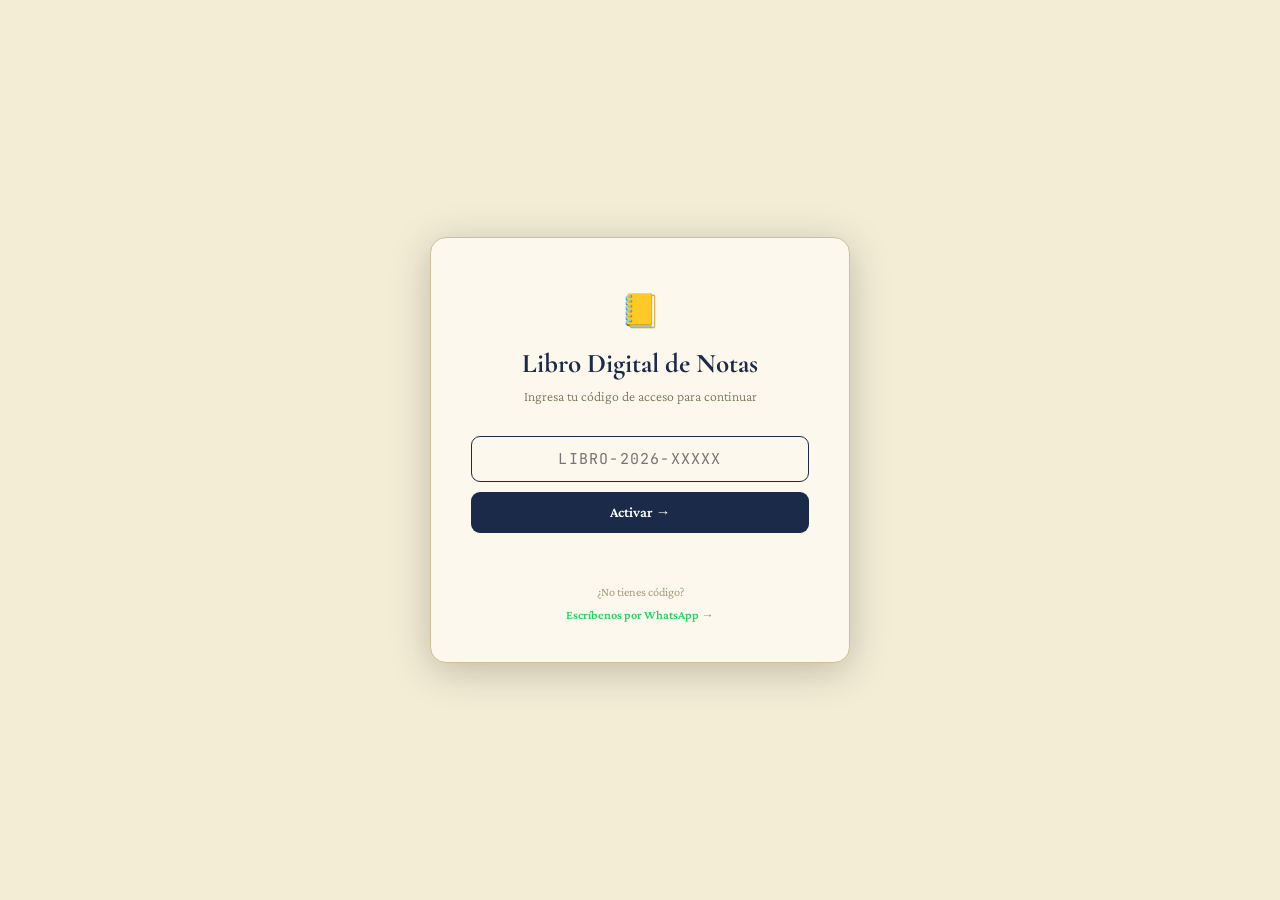
<file: index.html>
<!DOCTYPE html>
<html lang="es">
<head>
  <meta charset="UTF-8">
  <meta name="viewport" content="width=device-width, initial-scale=1.0">
  <title>Libro Digital de Notas | Para Docentes Chilenos</title>
  <meta name="description" content="Libro Digital de Notas para profesores de educación básica y media en Chile. Gestiona calificaciones, asistencia y observaciones de tus alumnos.">

  <!-- Open Graph -->
  <meta property="og:title" content="Libro Digital de Notas — Gestión de Calificaciones para Docentes">
  <meta property="og:description" content="Herramienta simple y rápida para registrar notas, asistencia y observaciones. Diseñada para profesores chilenos de educación básica y media.">
  <meta property="og:type" content="website">

  <!-- Twitter/X Card -->
  <meta name="twitter:card" content="summary_large_image">
  <meta name="twitter:title" content="Libro Digital de Notas — Para Docentes Chilenos">
  <meta name="twitter:description" content="Gestiona calificaciones, asistencia y observaciones de tus alumnos. Gratis para profesores de educación básica y media.">
  <meta name="twitter:image" content="https://noscuenta.github.io/libro-notas-profesor/logo-colegio.png">

  <link rel="canonical" href="https://noscuenta.github.io/libro-notas-profesor/">
  <link rel="icon" href="data:image/svg+xml,<svg xmlns='http://www.w3.org/2000/svg' viewBox='0 0 100 100'><text y='.9em' font-size='90'>📒</text></svg>">
  <link rel="apple-touch-icon" href="data:image/svg+xml,<svg xmlns='http://www.w3.org/2000/svg' viewBox='0 0 100 100'><text y='.9em' font-size='90'>📒</text></svg>">
  <meta name="theme-color" content="#1e3a5f">
  <meta property="og:url" content="https://noscuenta.github.io/libro-notas-profesor/">
  <meta property="og:image" content="https://noscuenta.github.io/libro-notas-profesor/logo-colegio.png">
  <link rel="preconnect" href="https://fonts.googleapis.com">
  <link rel="preconnect" href="https://fonts.gstatic.com" crossorigin>
  <link href="https://fonts.googleapis.com/css2?family=Cormorant+Garamond:ital,wght@0,400;0,500;0,600;0,700;1,400;1,600&family=Crimson+Pro:ital,wght@0,300;0,400;0,500;0,600;1,400&family=JetBrains+Mono:wght@400;500&display=swap" rel="stylesheet">
  <link rel="manifest" href="./manifest.json">
  <link rel="stylesheet" href="styles.css?v=24">
  <script type="application/ld+json">
  {
    "@context": "https://schema.org",
    "@type": "WebApplication",
    "name": "Libro Digital de Notas",
    "description": "Herramienta de gestión de calificaciones para docentes chilenos de educación básica y media",
    "url": "https://noscuenta.github.io/libro-notas-profesor/",
    "applicationCategory": "EducationApplication",
    "operatingSystem": "Any",
    "offers": { "@type": "Offer", "price": "0" }
  }
  </script>
</head>
<body>
  <div id="app"></div>
  <div id="modal-backdrop" class="modal-backdrop hidden"></div>
  <div id="modal" class="modal hidden" role="dialog" aria-modal="true"></div>
  <div id="toast" class="toast" role="status" aria-live="polite"></div>
  <script src="https://accounts.google.com/gsi/client" async></script>
  <script src="app.js?v=24" defer></script>
  <script>
    if ('serviceWorker' in navigator) {
      window.addEventListener('load', () => navigator.serviceWorker.register('./sw.js'));
    }
  </script>
  <noscript>
    <style>body{font-family:sans-serif;display:flex;align-items:center;justify-content:center;min-height:100vh;margin:0;background:#fdf8f0}</style>
    <div style="text-align:center;padding:40px;max-width:480px;margin:auto">
      <h1 style="color:#1e3a5f;font-size:1.5rem">Libro Digital de Notas</h1>
      <p style="color:#555">Esta aplicación requiere JavaScript para funcionar. Por favor activa JavaScript en tu navegador.</p>
    </div>
  </noscript>
</body>
</html>
</file>
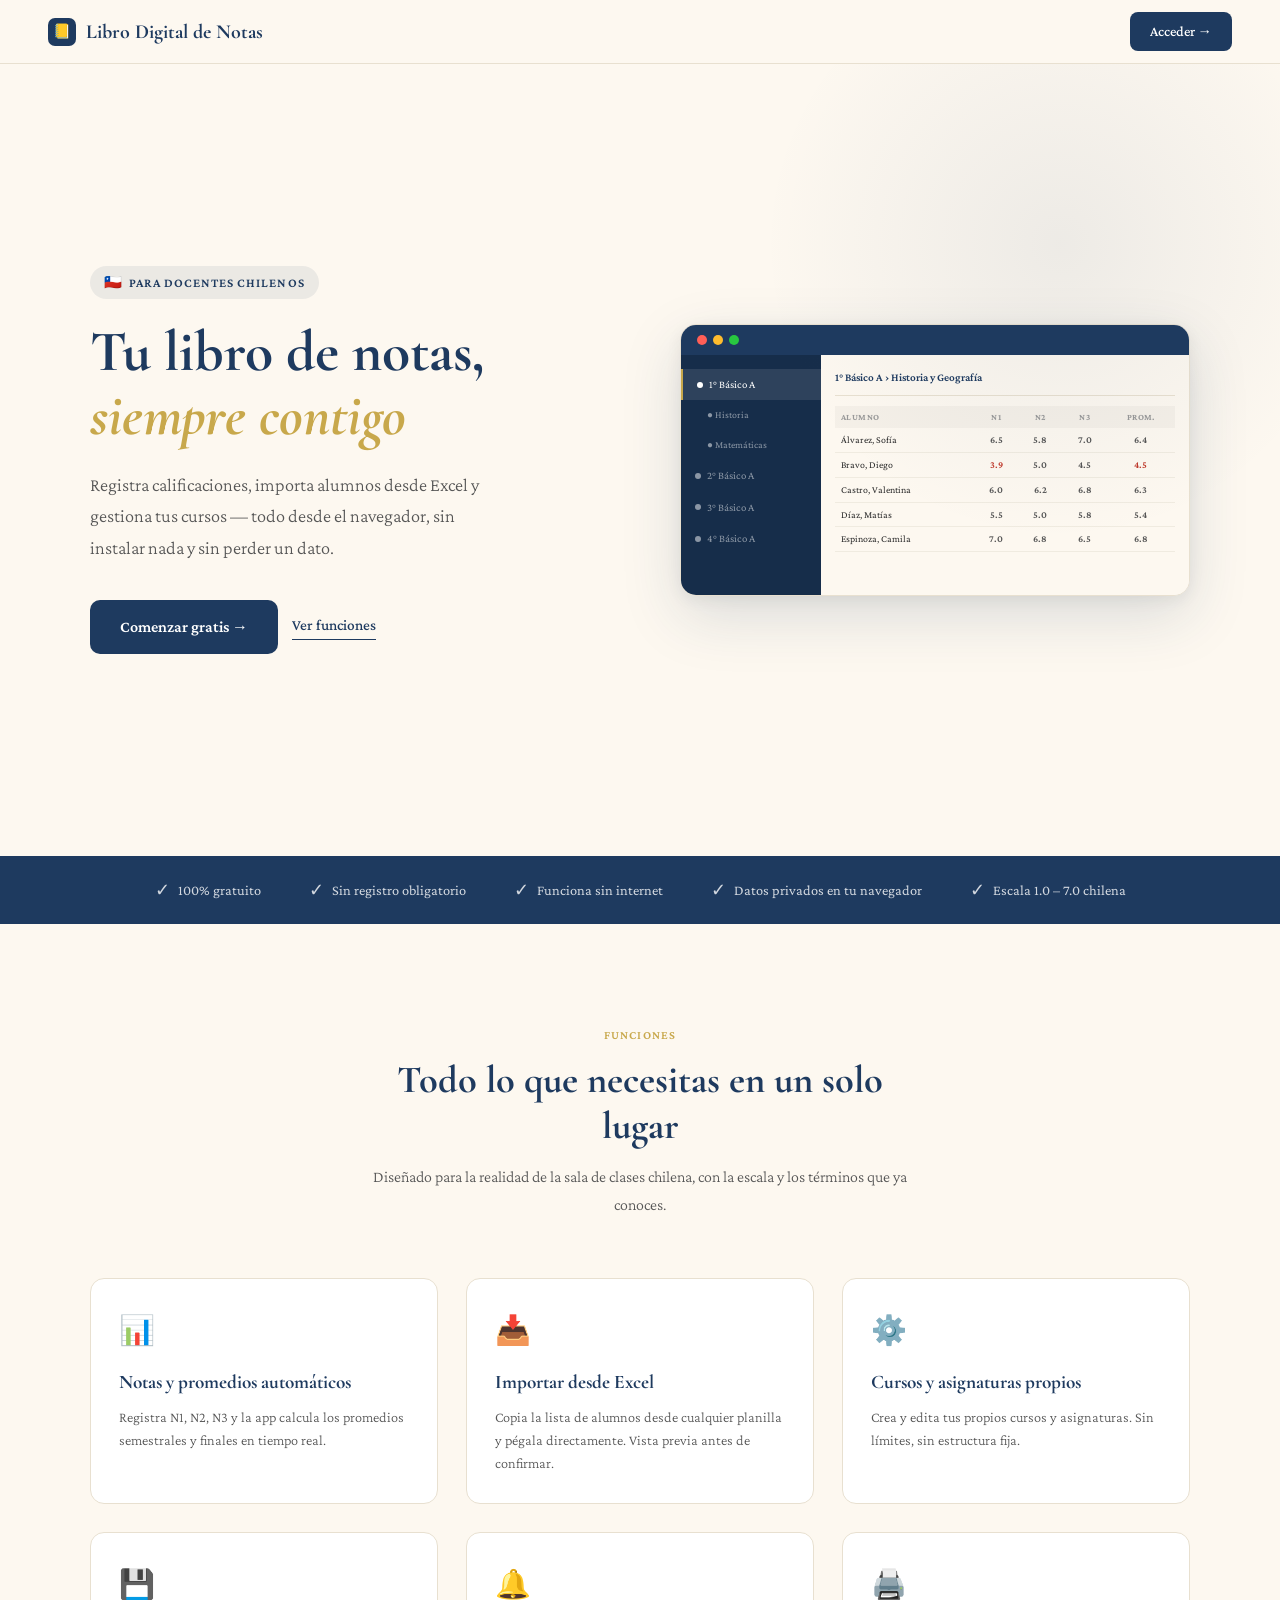
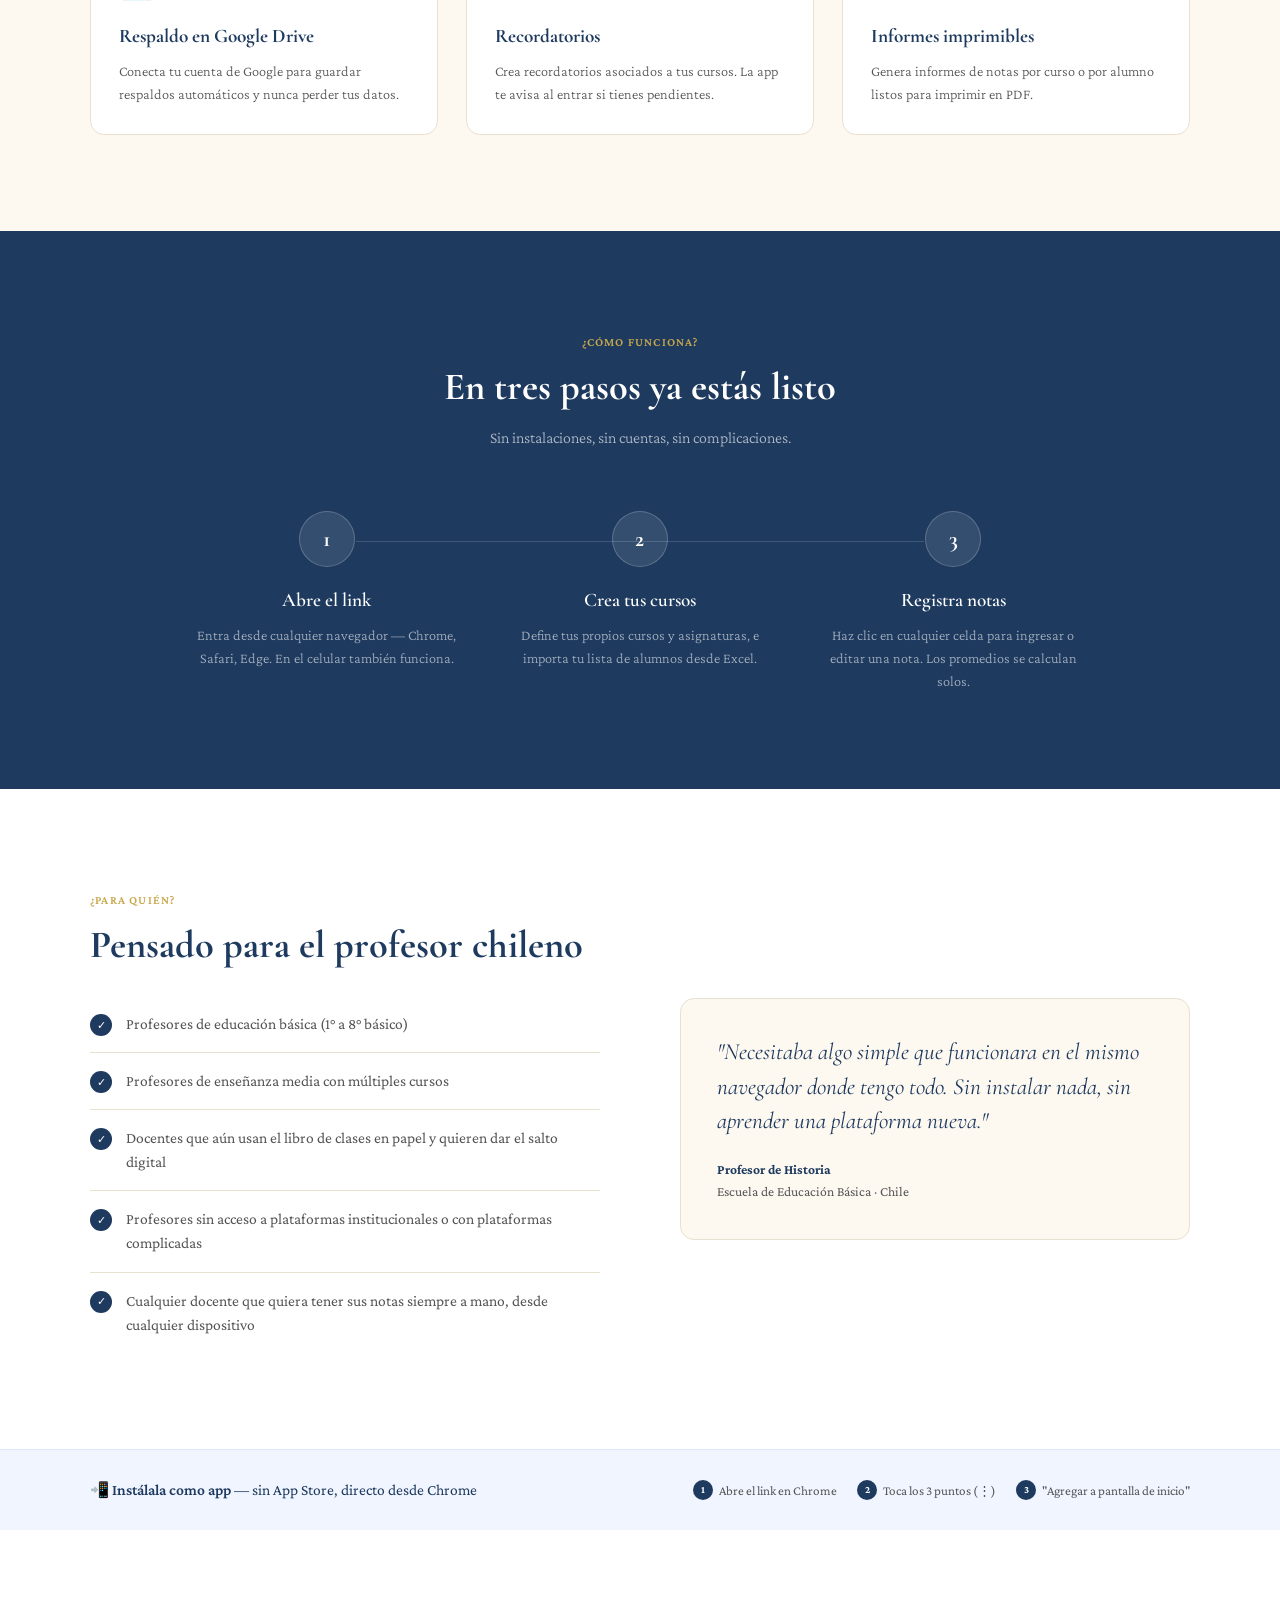
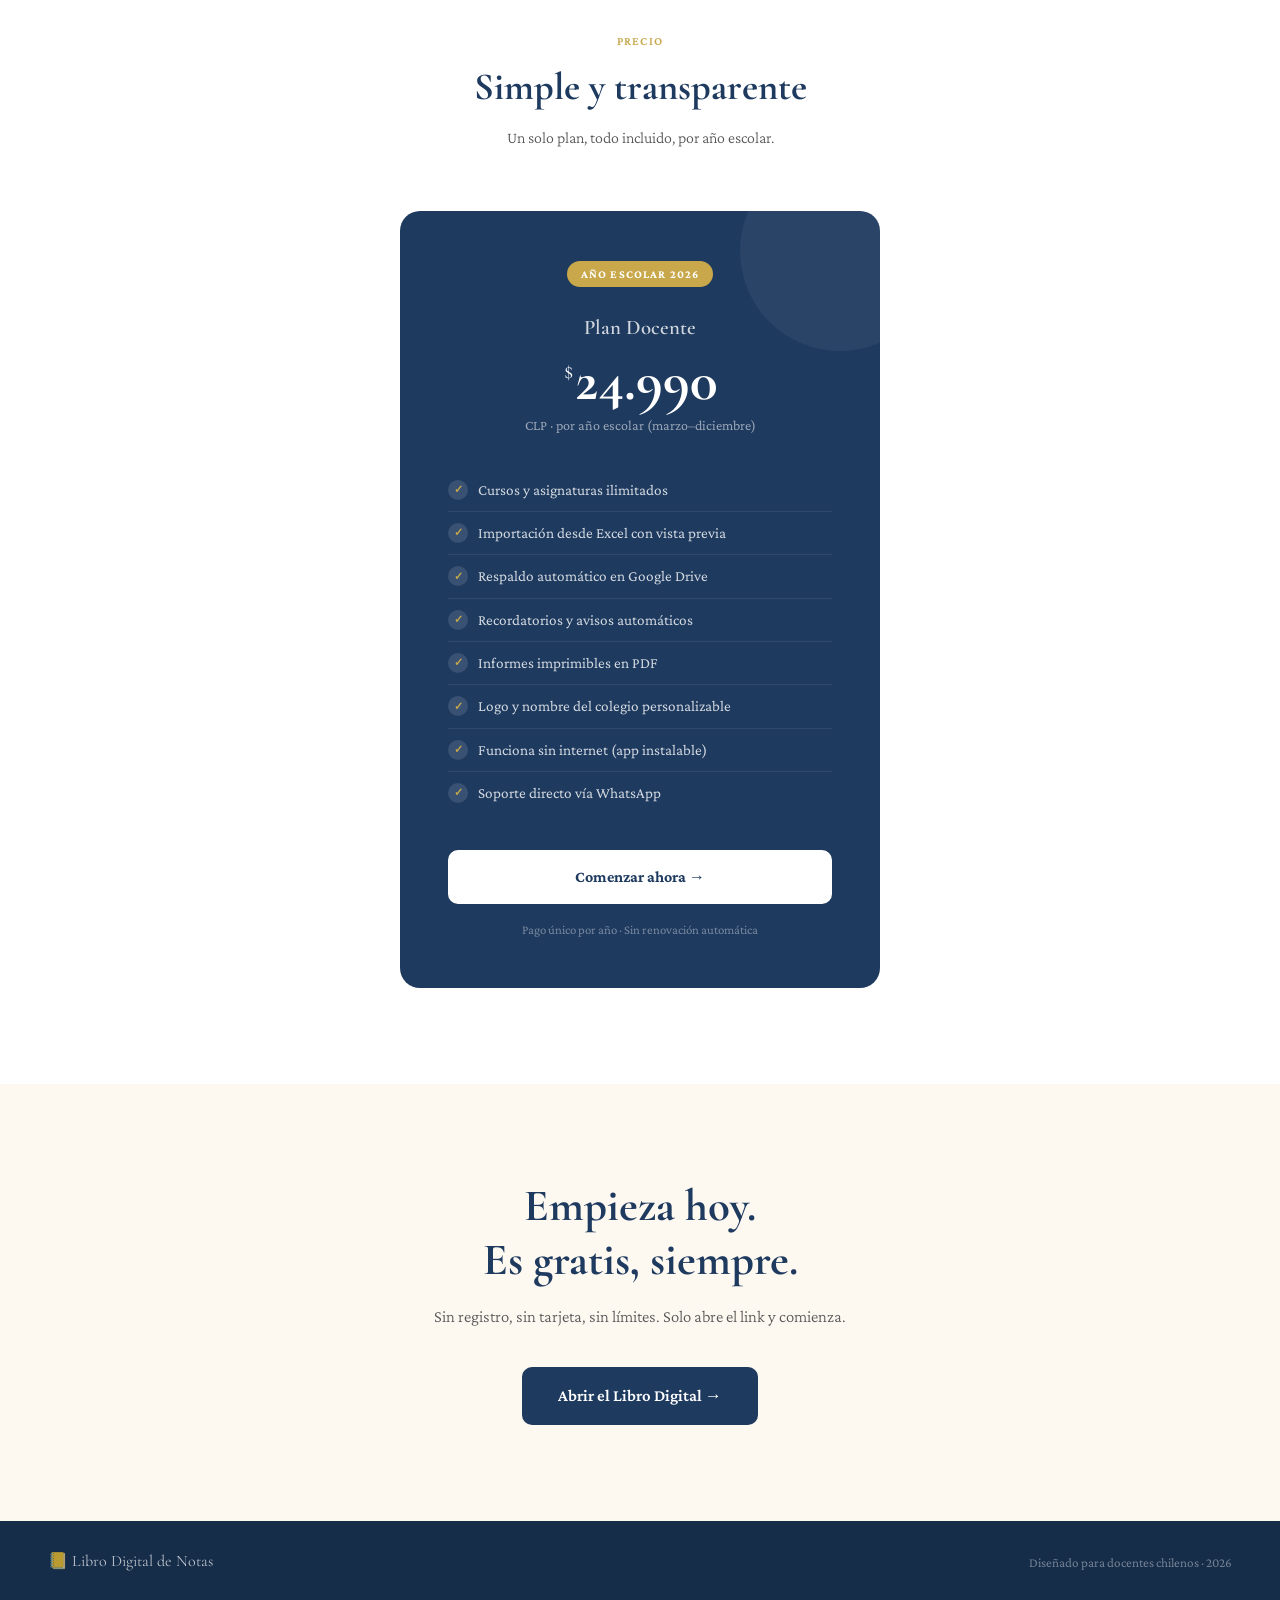
<file: landing.html>
<!DOCTYPE html>
<html lang="es">
<head>
  <meta charset="UTF-8">
  <meta name="viewport" content="width=device-width, initial-scale=1.0">
  <title>Libro Digital de Notas — Para Docentes Chilenos</title>
  <link href="https://fonts.googleapis.com/css2?family=Cormorant+Garamond:ital,wght@0,400;0,600;0,700;1,400;1,600&family=Crimson+Pro:wght@300;400;500;600&display=swap" rel="stylesheet">
  <style>
    *, *::before, *::after { box-sizing: border-box; margin: 0; padding: 0; }

    :root {
      --navy:   #1e3a5f;
      --navy2:  #162d4a;
      --gold:   #c8a84b;
      --cream:  #fdf8f0;
      --ink:    #2c2c2c;
      --ink2:   #555;
      --border: #e8e0d0;
    }

    html { scroll-behavior: smooth; }

    body {
      font-family: 'Crimson Pro', Georgia, serif;
      background: var(--cream);
      color: var(--ink);
      font-size: 17px;
      line-height: 1.6;
    }

    a { text-decoration: none; color: inherit; }

    /* ── NAV ── */
    nav {
      position: sticky; top: 0; z-index: 100;
      background: rgba(253,248,240,0.92);
      backdrop-filter: blur(10px);
      border-bottom: 1px solid var(--border);
      padding: 0 48px;
      display: flex; align-items: center; justify-content: space-between;
      height: 64px;
    }
    .nav-logo {
      font-family: 'Cormorant Garamond', Georgia, serif;
      font-size: 1.25rem; font-weight: 700;
      color: var(--navy);
      display: flex; align-items: center; gap: 10px;
    }
    .nav-logo-dot {
      width: 28px; height: 28px;
      background: var(--navy);
      border-radius: 7px;
      display: flex; align-items: center; justify-content: center;
      font-size: 0.9rem;
    }
    .nav-cta {
      background: var(--navy);
      color: #fff;
      padding: 8px 20px;
      border-radius: 8px;
      font-size: 0.9rem;
      font-weight: 500;
      transition: background 0.15s;
    }
    .nav-cta:hover { background: var(--navy2); }

    /* ── HERO ── */
    .hero {
      min-height: 88vh;
      display: flex; align-items: center;
      padding: 80px 48px;
      position: relative;
      overflow: hidden;
    }
    .hero::before {
      content: '';
      position: absolute;
      top: -120px; right: -80px;
      width: 600px; height: 600px;
      border-radius: 50%;
      background: radial-gradient(circle, rgba(30,58,95,0.07) 0%, transparent 70%);
      pointer-events: none;
    }
    .hero-inner {
      max-width: 1100px;
      margin: 0 auto;
      width: 100%;
      display: grid;
      grid-template-columns: 1fr 1fr;
      gap: 80px;
      align-items: center;
    }
    .hero-tag {
      display: inline-flex; align-items: center; gap: 6px;
      background: rgba(30,58,95,0.08);
      color: var(--navy);
      font-size: 0.8rem; font-weight: 600;
      letter-spacing: 0.08em; text-transform: uppercase;
      padding: 5px 14px; border-radius: 99px;
      margin-bottom: 22px;
    }
    .hero-tag span { font-size: 0.9rem; }
    .hero h1 {
      font-family: 'Cormorant Garamond', Georgia, serif;
      font-size: 3.6rem; font-weight: 700;
      color: var(--navy);
      line-height: 1.1;
      margin-bottom: 22px;
    }
    .hero h1 em { font-style: italic; color: var(--gold); }
    .hero-sub {
      font-size: 1.15rem; color: var(--ink2);
      font-weight: 300; line-height: 1.7;
      margin-bottom: 36px;
      max-width: 420px;
    }
    .hero-actions { display: flex; gap: 14px; align-items: center; flex-wrap: wrap; }
    .btn-primary {
      background: var(--navy); color: #fff;
      padding: 14px 30px; border-radius: 10px;
      font-size: 1rem; font-weight: 600;
      transition: background 0.15s, transform 0.1s;
      display: inline-block;
    }
    .btn-primary:hover { background: var(--navy2); transform: translateY(-1px); }
    .btn-ghost {
      color: var(--navy); font-size: 0.95rem;
      border-bottom: 1px solid var(--navy);
      padding-bottom: 2px;
      font-weight: 500;
    }

    /* App preview mock */
    .hero-visual {
      background: #fff;
      border-radius: 16px;
      box-shadow: 0 20px 60px rgba(30,58,95,0.15), 0 4px 16px rgba(0,0,0,0.06);
      overflow: hidden;
      border: 1px solid var(--border);
    }
    .mock-bar {
      background: var(--navy);
      padding: 10px 16px;
      display: flex; align-items: center; gap: 6px;
    }
    .mock-dot { width: 10px; height: 10px; border-radius: 50%; }
    .mock-sidebar {
      display: flex;
    }
    .mock-sb {
      width: 140px; background: #162d4a;
      padding: 14px 0; flex-shrink: 0;
      min-height: 240px;
    }
    .mock-sb-item {
      padding: 7px 14px;
      font-size: 0.68rem;
      color: rgba(255,255,255,0.5);
      display: flex; align-items: center; gap: 6px;
    }
    .mock-sb-item.active {
      background: rgba(255,255,255,0.1);
      color: #fff;
      border-left: 2px solid var(--gold);
    }
    .mock-sb-dot { width: 6px; height: 6px; border-radius: 50%; background: currentColor; }
    .mock-main { flex: 1; padding: 14px; background: var(--cream); }
    .mock-topbar {
      font-size: 0.7rem; color: var(--navy);
      font-weight: 600; margin-bottom: 10px;
      padding-bottom: 8px;
      border-bottom: 1px solid var(--border);
    }
    .mock-table { width: 100%; border-collapse: collapse; }
    .mock-table th {
      font-size: 0.55rem; text-transform: uppercase;
      letter-spacing: 0.05em; color: #999;
      padding: 4px 6px; text-align: center;
      background: #f5f0e8;
    }
    .mock-table td {
      font-size: 0.62rem; padding: 4px 6px;
      text-align: center; color: var(--ink2);
      border-bottom: 1px solid #f0ebe0;
    }
    .mock-table td:first-child { text-align: left; color: var(--ink); }
    .mock-grade { color: var(--navy); font-weight: 600; }
    .mock-grade.low { color: #c0392b; }

    /* ── TRUST ── */
    .trust {
      background: var(--navy);
      padding: 20px 48px;
    }
    .trust-inner {
      max-width: 1100px; margin: 0 auto;
      display: flex; align-items: center;
      justify-content: center; gap: 48px;
      flex-wrap: wrap;
    }
    .trust-item {
      display: flex; align-items: center; gap: 8px;
      color: rgba(255,255,255,0.8);
      font-size: 0.9rem;
    }
    .trust-item span { font-size: 1.1rem; }

    /* ── FEATURES ── */
    .features {
      padding: 96px 48px;
    }
    .section-header {
      text-align: center;
      max-width: 560px; margin: 0 auto 60px;
    }
    .section-tag {
      display: inline-block;
      font-size: 0.75rem; font-weight: 600;
      letter-spacing: 0.1em; text-transform: uppercase;
      color: var(--gold); margin-bottom: 12px;
    }
    .section-title {
      font-family: 'Cormorant Garamond', Georgia, serif;
      font-size: 2.4rem; font-weight: 700;
      color: var(--navy); line-height: 1.2;
      margin-bottom: 14px;
    }
    .section-sub {
      color: var(--ink2); font-size: 1rem;
      font-weight: 300; line-height: 1.7;
    }
    .features-grid {
      max-width: 1100px; margin: 0 auto;
      display: grid;
      grid-template-columns: repeat(3, 1fr);
      gap: 28px;
    }
    .feat-card {
      background: #fff;
      border: 1px solid var(--border);
      border-radius: 14px;
      padding: 28px;
      transition: box-shadow 0.2s, transform 0.2s;
    }
    .feat-card:hover {
      box-shadow: 0 8px 32px rgba(30,58,95,0.1);
      transform: translateY(-2px);
    }
    .feat-icon {
      font-size: 1.8rem; margin-bottom: 14px;
      display: block;
    }
    .feat-title {
      font-family: 'Cormorant Garamond', Georgia, serif;
      font-size: 1.2rem; font-weight: 700;
      color: var(--navy); margin-bottom: 8px;
    }
    .feat-desc {
      font-size: 0.9rem; color: var(--ink2);
      line-height: 1.6; font-weight: 300;
    }

    /* ── HOW ── */
    .how {
      background: var(--navy);
      padding: 96px 48px;
    }
    .how .section-title { color: #fff; }
    .how .section-sub { color: rgba(255,255,255,0.65); }
    .how .section-tag { color: var(--gold); }
    .how-steps {
      max-width: 900px; margin: 0 auto;
      display: grid; grid-template-columns: repeat(3, 1fr);
      gap: 40px; position: relative;
    }
    .how-steps::before {
      content: '';
      position: absolute;
      top: 30px; left: calc(16.66% + 16px);
      width: calc(66.66% - 32px);
      height: 1px;
      background: rgba(255,255,255,0.15);
    }
    .how-step { text-align: center; }
    .how-num {
      width: 56px; height: 56px;
      border-radius: 50%;
      background: rgba(255,255,255,0.1);
      border: 1px solid rgba(255,255,255,0.2);
      color: #fff;
      font-family: 'Cormorant Garamond', Georgia, serif;
      font-size: 1.4rem; font-weight: 700;
      display: flex; align-items: center; justify-content: center;
      margin: 0 auto 18px;
      position: relative; z-index: 1;
    }
    .how-step-title {
      font-family: 'Cormorant Garamond', Georgia, serif;
      font-size: 1.2rem; font-weight: 600;
      color: #fff; margin-bottom: 8px;
    }
    .how-step-desc {
      font-size: 0.9rem; color: rgba(255,255,255,0.6);
      font-weight: 300; line-height: 1.6;
    }

    /* ── FOR WHO ── */
    .forWho {
      padding: 96px 48px;
      background: #fff;
    }
    .forWho-inner {
      max-width: 1100px; margin: 0 auto;
      display: grid; grid-template-columns: 1fr 1fr;
      gap: 80px; align-items: center;
    }
    .forWho-list { list-style: none; }
    .forWho-list li {
      display: flex; gap: 14px; align-items: flex-start;
      padding: 16px 0;
      border-bottom: 1px solid var(--border);
      font-size: 0.97rem; color: var(--ink2);
      line-height: 1.55;
    }
    .forWho-list li:last-child { border-bottom: none; }
    .forWho-check {
      width: 22px; height: 22px;
      border-radius: 50%;
      background: var(--navy);
      color: #fff;
      font-size: 0.7rem;
      display: flex; align-items: center; justify-content: center;
      flex-shrink: 0; margin-top: 2px;
    }
    .forWho-quote {
      background: var(--cream);
      border: 1px solid var(--border);
      border-radius: 14px;
      padding: 36px;
    }
    .forWho-quote-text {
      font-family: 'Cormorant Garamond', Georgia, serif;
      font-size: 1.45rem; font-style: italic;
      color: var(--navy); line-height: 1.5;
      margin-bottom: 20px;
    }
    .forWho-quote-author {
      font-size: 0.85rem; color: var(--ink2);
    }
    .forWho-quote-author strong { color: var(--navy); }

    /* ── CTA FINAL ── */
    .cta-final {
      padding: 96px 48px;
      text-align: center;
      background: var(--cream);
    }
    .cta-final h2 {
      font-family: 'Cormorant Garamond', Georgia, serif;
      font-size: 2.8rem; font-weight: 700;
      color: var(--navy); margin-bottom: 16px;
      line-height: 1.2;
    }
    .cta-final p {
      color: var(--ink2); font-size: 1.05rem;
      font-weight: 300; margin-bottom: 36px;
    }
    .cta-final .btn-primary { font-size: 1.05rem; padding: 16px 36px; }

    /* ── FOOTER ── */
    footer {
      background: var(--navy2);
      padding: 28px 48px;
      display: flex; align-items: center;
      justify-content: space-between; gap: 20px;
      flex-wrap: wrap;
    }
    .footer-logo {
      font-family: 'Cormorant Garamond', Georgia, serif;
      font-size: 1rem; color: rgba(255,255,255,0.7);
    }
    .footer-note {
      font-size: 0.82rem; color: rgba(255,255,255,0.4);
    }

    /* ── PRICING ── */
    .pricing {
      padding: 96px 48px;
      background: #fff;
    }
    .pricing-card {
      max-width: 480px; margin: 0 auto;
      background: var(--navy);
      border-radius: 20px;
      padding: 48px;
      text-align: center;
      position: relative;
      overflow: hidden;
    }
    .pricing-card::before {
      content: '';
      position: absolute;
      top: -60px; right: -60px;
      width: 200px; height: 200px;
      border-radius: 50%;
      background: rgba(255,255,255,0.05);
    }
    .pricing-badge {
      display: inline-block;
      background: var(--gold);
      color: #fff;
      font-size: 0.72rem; font-weight: 700;
      letter-spacing: 0.1em; text-transform: uppercase;
      padding: 4px 14px; border-radius: 99px;
      margin-bottom: 24px;
    }
    .pricing-plan {
      font-family: 'Cormorant Garamond', Georgia, serif;
      font-size: 1.3rem; font-weight: 600;
      color: rgba(255,255,255,0.8);
      margin-bottom: 8px;
    }
    .pricing-price {
      font-family: 'Cormorant Garamond', Georgia, serif;
      font-size: 3.6rem; font-weight: 700;
      color: #fff; line-height: 1;
      margin-bottom: 4px;
    }
    .pricing-price sup {
      font-size: 1.4rem; vertical-align: super;
      font-weight: 400; margin-right: 2px;
    }
    .pricing-period {
      font-size: 0.88rem; color: rgba(255,255,255,0.55);
      margin-bottom: 32px;
    }
    .pricing-feats {
      list-style: none; margin-bottom: 36px;
      text-align: left;
    }
    .pricing-feats li {
      display: flex; align-items: center; gap: 10px;
      color: rgba(255,255,255,0.8);
      font-size: 0.95rem; padding: 9px 0;
      border-bottom: 1px solid rgba(255,255,255,0.08);
    }
    .pricing-feats li:last-child { border-bottom: none; }
    .pricing-feats li::before {
      content: '✓';
      width: 20px; height: 20px;
      background: rgba(255,255,255,0.12);
      border-radius: 50%;
      display: flex; align-items: center; justify-content: center;
      font-size: 0.68rem; font-weight: 700;
      color: var(--gold); flex-shrink: 0;
    }
    .pricing-cta {
      display: block; width: 100%;
      background: #fff; color: var(--navy);
      padding: 14px; border-radius: 10px;
      font-size: 1rem; font-weight: 700;
      text-align: center;
      transition: background 0.15s, transform 0.1s;
    }
    .pricing-cta:hover { background: #f0ebe0; transform: translateY(-1px); }
    .pricing-note {
      margin-top: 16px;
      font-size: 0.8rem; color: rgba(255,255,255,0.4);
    }

    /* ── INSTALL BANNER ── */
    .install {
      background: #f0f5ff;
      border-top: 1px solid #dce8ff;
      padding: 28px 48px;
    }
    .install-inner {
      max-width: 1100px; margin: 0 auto;
      display: flex; align-items: center;
      justify-content: space-between; gap: 20px;
      flex-wrap: wrap;
    }
    .install-text { font-size: 0.97rem; color: var(--navy); }
    .install-text strong { font-weight: 600; }
    .install-steps {
      display: flex; gap: 20px; align-items: center;
      font-size: 0.82rem; color: #555; flex-wrap: wrap;
    }
    .install-step {
      display: flex; align-items: center; gap: 6px;
    }
    .install-num {
      width: 20px; height: 20px;
      border-radius: 50%; background: var(--navy);
      color: #fff; font-size: 0.65rem; font-weight: 700;
      display: flex; align-items: center; justify-content: center;
      flex-shrink: 0;
    }

    /* ── RESPONSIVE ── */
    @media (max-width: 768px) {
      nav { padding: 0 20px; }
      .hero { padding: 60px 20px; }
      .hero-inner { grid-template-columns: 1fr; gap: 40px; }
      .hero h1 { font-size: 2.4rem; }
      .hero-visual { display: none; }
      .trust { padding: 20px; }
      .trust-inner { gap: 24px; }
      .features { padding: 60px 20px; }
      .features-grid { grid-template-columns: 1fr; }
      .how { padding: 60px 20px; }
      .how-steps { grid-template-columns: 1fr; }
      .how-steps::before { display: none; }
      .forWho { padding: 60px 20px; }
      .forWho-inner { grid-template-columns: 1fr; gap: 40px; }
      .cta-final { padding: 60px 20px; }
      .cta-final h2 { font-size: 2rem; }
      footer { padding: 20px; flex-direction: column; align-items: flex-start; }
    }
  </style>
</head>
<body>

  <!-- NAV -->
  <nav>
    <div class="nav-logo">
      <div class="nav-logo-dot">📒</div>
      Libro Digital de Notas
    </div>
    <a href="https://noscuenta.github.io/libro-notas-profesor/" class="nav-cta">
      Acceder →
    </a>
  </nav>

  <!-- HERO -->
  <section class="hero">
    <div class="hero-inner">
      <div>
        <div class="hero-tag"><span>🇨🇱</span> Para docentes chilenos</div>
        <h1>Tu libro de notas,<br><em>siempre contigo</em></h1>
        <p class="hero-sub">
          Registra calificaciones, importa alumnos desde Excel y gestiona tus cursos — todo desde el navegador, sin instalar nada y sin perder un dato.
        </p>
        <div class="hero-actions">
          <a href="https://noscuenta.github.io/libro-notas-profesor/" class="btn-primary">
            Comenzar gratis →
          </a>
          <a href="#features" class="btn-ghost">Ver funciones</a>
        </div>
      </div>

      <!-- Mock app preview -->
      <div class="hero-visual">
        <div class="mock-bar">
          <div class="mock-dot" style="background:#ff5f57"></div>
          <div class="mock-dot" style="background:#febc2e"></div>
          <div class="mock-dot" style="background:#28c840"></div>
        </div>
        <div class="mock-sidebar">
          <div class="mock-sb">
            <div class="mock-sb-item active"><div class="mock-sb-dot"></div> 1° Básico A</div>
            <div class="mock-sb-item" style="padding-left:26px; font-size:0.62rem">● Historia</div>
            <div class="mock-sb-item" style="padding-left:26px; font-size:0.62rem">● Matemáticas</div>
            <div class="mock-sb-item"><div class="mock-sb-dot"></div> 2° Básico A</div>
            <div class="mock-sb-item"><div class="mock-sb-dot"></div> 3° Básico A</div>
            <div class="mock-sb-item"><div class="mock-sb-dot"></div> 4° Básico A</div>
          </div>
          <div class="mock-main">
            <div class="mock-topbar">1° Básico A › Historia y Geografía</div>
            <table class="mock-table">
              <tr>
                <th style="text-align:left">Alumno</th>
                <th>N1</th><th>N2</th><th>N3</th><th>Prom.</th>
              </tr>
              <tr><td>Álvarez, Sofía</td><td class="mock-grade">6.5</td><td class="mock-grade">5.8</td><td class="mock-grade">7.0</td><td class="mock-grade">6.4</td></tr>
              <tr><td>Bravo, Diego</td><td class="mock-grade low">3.9</td><td class="mock-grade">5.0</td><td class="mock-grade">4.5</td><td class="mock-grade low">4.5</td></tr>
              <tr><td>Castro, Valentina</td><td class="mock-grade">6.0</td><td class="mock-grade">6.2</td><td class="mock-grade">6.8</td><td class="mock-grade">6.3</td></tr>
              <tr><td>Díaz, Matías</td><td class="mock-grade">5.5</td><td class="mock-grade">5.0</td><td class="mock-grade">5.8</td><td class="mock-grade">5.4</td></tr>
              <tr><td>Espinoza, Camila</td><td class="mock-grade">7.0</td><td class="mock-grade">6.8</td><td class="mock-grade">6.5</td><td class="mock-grade">6.8</td></tr>
            </table>
          </div>
        </div>
      </div>
    </div>
  </section>

  <!-- TRUST BAR -->
  <div class="trust">
    <div class="trust-inner">
      <div class="trust-item"><span>✓</span> 100% gratuito</div>
      <div class="trust-item"><span>✓</span> Sin registro obligatorio</div>
      <div class="trust-item"><span>✓</span> Funciona sin internet</div>
      <div class="trust-item"><span>✓</span> Datos privados en tu navegador</div>
      <div class="trust-item"><span>✓</span> Escala 1.0 – 7.0 chilena</div>
    </div>
  </div>

  <!-- FEATURES -->
  <section class="features" id="features">
    <div class="section-header">
      <div class="section-tag">Funciones</div>
      <h2 class="section-title">Todo lo que necesitas en un solo lugar</h2>
      <p class="section-sub">Diseñado para la realidad de la sala de clases chilena, con la escala y los términos que ya conoces.</p>
    </div>
    <div class="features-grid">
      <div class="feat-card">
        <span class="feat-icon">📊</span>
        <div class="feat-title">Notas y promedios automáticos</div>
        <p class="feat-desc">Registra N1, N2, N3 y la app calcula los promedios semestrales y finales en tiempo real.</p>
      </div>
      <div class="feat-card">
        <span class="feat-icon">📥</span>
        <div class="feat-title">Importar desde Excel</div>
        <p class="feat-desc">Copia la lista de alumnos desde cualquier planilla y pégala directamente. Vista previa antes de confirmar.</p>
      </div>
      <div class="feat-card">
        <span class="feat-icon">⚙️</span>
        <div class="feat-title">Cursos y asignaturas propios</div>
        <p class="feat-desc">Crea y edita tus propios cursos y asignaturas. Sin límites, sin estructura fija.</p>
      </div>
      <div class="feat-card">
        <span class="feat-icon">💾</span>
        <div class="feat-title">Respaldo en Google Drive</div>
        <p class="feat-desc">Conecta tu cuenta de Google para guardar respaldos automáticos y nunca perder tus datos.</p>
      </div>
      <div class="feat-card">
        <span class="feat-icon">🔔</span>
        <div class="feat-title">Recordatorios</div>
        <p class="feat-desc">Crea recordatorios asociados a tus cursos. La app te avisa al entrar si tienes pendientes.</p>
      </div>
      <div class="feat-card">
        <span class="feat-icon">🖨️</span>
        <div class="feat-title">Informes imprimibles</div>
        <p class="feat-desc">Genera informes de notas por curso o por alumno listos para imprimir en PDF.</p>
      </div>
    </div>
  </section>

  <!-- HOW IT WORKS -->
  <section class="how">
    <div class="section-header">
      <div class="section-tag">¿Cómo funciona?</div>
      <h2 class="section-title">En tres pasos ya estás listo</h2>
      <p class="section-sub">Sin instalaciones, sin cuentas, sin complicaciones.</p>
    </div>
    <div class="how-steps">
      <div class="how-step">
        <div class="how-num">1</div>
        <div class="how-step-title">Abre el link</div>
        <p class="how-step-desc">Entra desde cualquier navegador — Chrome, Safari, Edge. En el celular también funciona.</p>
      </div>
      <div class="how-step">
        <div class="how-num">2</div>
        <div class="how-step-title">Crea tus cursos</div>
        <p class="how-step-desc">Define tus propios cursos y asignaturas, e importa tu lista de alumnos desde Excel.</p>
      </div>
      <div class="how-step">
        <div class="how-num">3</div>
        <div class="how-step-title">Registra notas</div>
        <p class="how-step-desc">Haz clic en cualquier celda para ingresar o editar una nota. Los promedios se calculan solos.</p>
      </div>
    </div>
  </section>

  <!-- FOR WHO -->
  <section class="forWho">
    <div class="forWho-inner">
      <div>
        <div class="section-tag">¿Para quién?</div>
        <h2 class="section-title" style="text-align:left; margin-bottom:28px">Pensado para el profesor chileno</h2>
        <ul class="forWho-list">
          <li>
            <div class="forWho-check">✓</div>
            Profesores de educación básica (1° a 8° básico)
          </li>
          <li>
            <div class="forWho-check">✓</div>
            Profesores de enseñanza media con múltiples cursos
          </li>
          <li>
            <div class="forWho-check">✓</div>
            Docentes que aún usan el libro de clases en papel y quieren dar el salto digital
          </li>
          <li>
            <div class="forWho-check">✓</div>
            Profesores sin acceso a plataformas institucionales o con plataformas complicadas
          </li>
          <li>
            <div class="forWho-check">✓</div>
            Cualquier docente que quiera tener sus notas siempre a mano, desde cualquier dispositivo
          </li>
        </ul>
      </div>
      <div class="forWho-quote">
        <p class="forWho-quote-text">"Necesitaba algo simple que funcionara en el mismo navegador donde tengo todo. Sin instalar nada, sin aprender una plataforma nueva."</p>
        <div class="forWho-quote-author">
          <strong>Profesor de Historia</strong><br>
          Escuela de Educación Básica · Chile
        </div>
      </div>
    </div>
  </section>

  <!-- INSTALL BANNER -->
  <div class="install">
    <div class="install-inner">
      <div class="install-text"><strong>📲 Instálala como app</strong> — sin App Store, directo desde Chrome</div>
      <div class="install-steps">
        <div class="install-step"><div class="install-num">1</div> Abre el link en Chrome</div>
        <div class="install-step"><div class="install-num">2</div> Toca los 3 puntos (⋮)</div>
        <div class="install-step"><div class="install-num">3</div> "Agregar a pantalla de inicio"</div>
      </div>
    </div>
  </div>

  <!-- PRICING -->
  <section class="pricing" id="precio">
    <div class="section-header">
      <div class="section-tag">Precio</div>
      <h2 class="section-title">Simple y transparente</h2>
      <p class="section-sub">Un solo plan, todo incluido, por año escolar.</p>
    </div>
    <div class="pricing-card">
      <div class="pricing-badge">Año escolar 2026</div>
      <div class="pricing-plan">Plan Docente</div>
      <div class="pricing-price"><sup>$</sup>24.990</div>
      <div class="pricing-period">CLP · por año escolar (marzo–diciembre)</div>
      <ul class="pricing-feats">
        <li>Cursos y asignaturas ilimitados</li>
        <li>Importación desde Excel con vista previa</li>
        <li>Respaldo automático en Google Drive</li>
        <li>Recordatorios y avisos automáticos</li>
        <li>Informes imprimibles en PDF</li>
        <li>Logo y nombre del colegio personalizable</li>
        <li>Funciona sin internet (app instalable)</li>
        <li>Soporte directo vía WhatsApp</li>
      </ul>
      <a href="https://noscuenta.github.io/libro-notas-profesor/" class="pricing-cta">
        Comenzar ahora →
      </a>
      <div class="pricing-note">Pago único por año · Sin renovación automática</div>
    </div>
  </section>

  <!-- CTA FINAL -->
  <section class="cta-final">
    <h2>Empieza hoy.<br>Es gratis, siempre.</h2>
    <p>Sin registro, sin tarjeta, sin límites. Solo abre el link y comienza.</p>
    <a href="https://noscuenta.github.io/libro-notas-profesor/" class="btn-primary">
      Abrir el Libro Digital →
    </a>
  </section>

  <!-- FOOTER -->
  <footer>
    <div class="footer-logo">📒 Libro Digital de Notas</div>
    <div class="footer-note">Diseñado para docentes chilenos · 2026</div>
  </footer>

</body>
</html>
</file>
<file: styles.css>
/* ── Libro de Calificaciones ──────────────────────────────────────────────── */
/* Aesthetic: warm archival grade book — scholarly, tactile, not corporate    */

@import url('https://fonts.googleapis.com/css2?family=Cormorant+Garamond:ital,wght@0,400;0,500;0,600;0,700;1,400;1,600&family=Crimson+Pro:ital,wght@0,300;0,400;0,500;0,600;1,400&family=JetBrains+Mono:wght@400;500&display=swap');

/* ── Variables ────────────────────────────────────────────────────────────── */
:root {
  /* Parchment palette */
  --bg:       #F4EDD6;
  --surface:  #FDF8EE;
  --surface2: #EEE6CE;
  --border:   #CEBF98;
  --border-2: #B8A87C;

  /* Ink */
  --ink:   #1A1608;
  --ink-2: #3A3118;
  --ink-3: #7A6E50;
  --ink-4: #A89C7E;
  --ink-5: #D4C8A8;

  /* Sidebar — navy leather */
  --sb:        #1B2A48;
  --sb-deep:   #141F36;
  --sb-hover:  #253D60;
  --sb-active: #2F4E7C;
  --sb-text:   #C8D4E8;
  --sb-muted:  #6A7E9C;
  --sb-gold:   #E8B84B;
  --sb-gold-d: #C89A30;

  /* Grade band colors */
  --g-fail-bg: #FCDEDE; --g-fail-fg: #7A1515; --g-fail-bdr: #E8B0B0;
  --g-low-bg:  #FEF0D8; --g-low-fg:  #7A4000; --g-low-bdr:  #F0CC90;
  --g-mid-bg:  #FEFAE0; --g-mid-fg:  #6A5800; --g-mid-bdr:  #EEE090;
  --g-good-bg: #E4F2EA; --g-good-fg: #185828; --g-good-bdr: #A0D8B4;
  --g-exc-bg:  #CCE8D8; --g-exc-fg:  #0C3C1E; --g-exc-bdr:  #7CC4A0;
  /* Concept grade — Bueno (blue) */
  --g-conb-bg: #DCF0FB; --g-conb-fg: #0B4A75; --g-conb-bdr: #8DCFF0;

  /* Sizes */
  --sb-w:    265px;
  --cell-w:  58px;
  --name-w:  210px;
  --avg-w:   70px;
  --num-w:   36px;

  /* Fonts */
  --ff-display: 'Cormorant Garamond', Georgia, 'Times New Roman', serif;
  --ff-body:    'Crimson Pro', Georgia, serif;
  --ff-mono:    'JetBrains Mono', 'Courier New', monospace;

  /* Motion */
  --t: 180ms ease;
  --t-slow: 320ms ease;

  /* Shadows */
  --sh-sm: 0 1px 3px rgba(0,0,0,0.10);
  --sh-md: 0 4px 16px rgba(0,0,0,0.14);
  --sh-lg: 0 8px 40px rgba(0,0,0,0.22);
}

/* ── Reset ────────────────────────────────────────────────────────────────── */
*, *::before, *::after { box-sizing: border-box; margin: 0; padding: 0; }

html { font-size: 15px; }

body {
  font-family: var(--ff-body);
  background: var(--bg);
  color: var(--ink);
  line-height: 1.5;
  overflow: hidden;
  height: 100dvh;
}

button { font-family: inherit; cursor: pointer; border: none; background: none; }
input  { font-family: inherit; }

/* ── Layout ───────────────────────────────────────────────────────────────── */
#app {
  display: flex;
  height: 100dvh;
  overflow: hidden;
}

/* ── Sidebar ──────────────────────────────────────────────────────────────── */
.sidebar {
  width: var(--sb-w);
  min-width: var(--sb-w);
  background: var(--sb);
  display: flex;
  flex-direction: column;
  overflow: hidden;
  box-shadow: 2px 0 20px rgba(0,0,0,0.25);
  position: relative;
  z-index: 10;
}

/* Subtle grain texture on sidebar */
.sidebar::after {
  content: '';
  position: absolute;
  inset: 0;
  background-image: url("data:image/svg+xml,%3Csvg xmlns='http://www.w3.org/2000/svg' width='300' height='300'%3E%3Cfilter id='n'%3E%3CfeTurbulence type='fractalNoise' baseFrequency='0.75' numOctaves='4' stitchTiles='stitch'/%3E%3C/filter%3E%3Crect width='300' height='300' filter='url(%23n)' opacity='0.04'/%3E%3C/svg%3E");
  pointer-events: none;
  opacity: 0.5;
}

.sidebar-header {
  padding: 20px 18px 16px;
  border-bottom: 1px solid rgba(255,255,255,0.07);
  flex-shrink: 0;
}

.sb-logo {
  display: flex;
  align-items: center;
  gap: 10px;
  margin-bottom: 12px;
}

.sb-logo-icon {
  width: 32px;
  height: 32px;
  background: var(--sb-gold);
  border-radius: 6px;
  display: flex;
  align-items: center;
  justify-content: center;
  font-size: 16px;
  flex-shrink: 0;
  box-shadow: 0 2px 6px rgba(0,0,0,0.25);
}

.sb-title {
  font-family: var(--ff-display);
  font-size: 1.25rem;
  font-weight: 600;
  color: #fff;
  letter-spacing: -0.02em;
  line-height: 1.1;
}

.sb-year {
  font-size: 0.75rem;
  color: var(--sb-muted);
  font-family: var(--ff-mono);
  letter-spacing: 0.05em;
}

.sb-teacher {
  font-size: 0.82rem;
  color: var(--sb-muted);
  font-style: italic;
  cursor: pointer;
  padding: 4px 6px;
  margin: -4px -6px;
  border-radius: 5px;
  transition: var(--t);
  display: block;
  white-space: nowrap;
  overflow: hidden;
  text-overflow: ellipsis;
}
.sb-teacher:hover { background: rgba(255,255,255,0.07); color: var(--sb-text); }

.sb-section {
  padding: 14px 18px 6px;
  font-size: 0.65rem;
  font-family: var(--ff-mono);
  letter-spacing: 0.14em;
  color: var(--sb-muted);
  text-transform: uppercase;
  flex-shrink: 0;
}

.course-list {
  list-style: none;
  flex: 1;
  overflow-y: auto;
  padding: 4px 0 8px;
  scrollbar-width: thin;
  scrollbar-color: rgba(255,255,255,0.1) transparent;
}
.course-list::-webkit-scrollbar { width: 4px; }
.course-list::-webkit-scrollbar-thumb { background: rgba(255,255,255,0.12); border-radius: 2px; }

.course-item { list-style: none; }

.course-row {
  display: flex;
  align-items: center;
  gap: 8px;
  padding: 8px 18px;
  cursor: pointer;
  transition: var(--t);
  color: var(--sb-text);
  font-size: 0.9rem;
  position: relative;
}
.course-row:hover { background: var(--sb-hover); }

.course-item.active > .course-row {
  background: var(--sb-active);
  color: #fff;
}
.course-item.active > .course-row::before {
  content: '';
  position: absolute;
  left: 0;
  top: 4px; bottom: 4px;
  width: 3px;
  background: var(--sb-gold);
  border-radius: 0 2px 2px 0;
}

.course-chevron {
  font-size: 0.65rem;
  transition: transform var(--t);
  color: var(--sb-muted);
  width: 10px;
  flex-shrink: 0;
}
.course-item.active .course-chevron { transform: rotate(90deg); color: var(--sb-gold); }

.course-name { flex: 1; font-weight: 500; }

.course-badge {
  font-size: 0.65rem;
  font-family: var(--ff-mono);
  background: rgba(255,255,255,0.08);
  color: var(--sb-muted);
  padding: 1px 5px;
  border-radius: 8px;
  min-width: 22px;
  text-align: center;
}
.course-item.active .course-badge { background: rgba(232,184,75,0.2); color: var(--sb-gold); }

/* Subject list inside active course */
.subject-list {
  list-style: none;
  padding: 0 0 4px 0;
  overflow: hidden;
  animation: slideDown var(--t-slow) ease;
}

@keyframes slideDown {
  from { opacity: 0; transform: translateY(-6px); }
  to   { opacity: 1; transform: translateY(0); }
}

.subject-item {
  display: flex;
  align-items: center;
  gap: 8px;
  padding: 6px 18px 6px 36px;
  cursor: pointer;
  font-size: 0.82rem;
  color: var(--sb-muted);
  transition: var(--t);
  position: relative;
}
.subject-item:hover { background: rgba(255,255,255,0.04); color: var(--sb-text); }

.subject-item.active {
  color: var(--sb-gold);
  background: rgba(232,184,75,0.08);
}
.subject-item.active::after {
  content: '';
  position: absolute;
  right: 12px;
  top: 50%;
  transform: translateY(-50%);
  width: 5px; height: 5px;
  background: var(--sb-gold);
  border-radius: 50%;
}

.subject-dot {
  width: 5px; height: 5px;
  border-radius: 50%;
  background: currentColor;
  opacity: 0.4;
  flex-shrink: 0;
}
.subject-item.active .subject-dot { opacity: 1; }

/* Sidebar footer */
.sb-footer {
  padding: 10px 10px 12px;
  border-top: 1px solid rgba(255,255,255,0.07);
  display: flex;
  flex-direction: column;
  gap: 5px;
  flex-shrink: 0;
}

.sb-footer-row {
  display: flex;
  gap: 5px;
}

.sb-btn {
  flex: 1;
  display: flex;
  align-items: center;
  justify-content: center;
  gap: 5px;
  padding: 7px 8px;
  border-radius: 6px;
  font-size: 0.75rem;
  color: var(--sb-muted);
  transition: var(--t);
  font-family: var(--ff-body);
}
.sb-btn:hover { background: rgba(255,255,255,0.07); color: var(--sb-text); }
.sb-btn.sb-btn-on { background: rgba(255,255,255,0.1); color: var(--sb-text); }
.sb-btn svg { flex-shrink: 0; }

.sb-btn-deudores {
  border: 1px solid rgba(232,184,75,0.2);
  color: var(--sb-gold);
}
.sb-btn-deudores:hover { background: rgba(232,184,75,0.1); color: var(--sb-gold); border-color: rgba(232,184,75,0.4); }
.sb-btn-deudores.sb-btn-on { background: rgba(232,184,75,0.15); color: var(--sb-gold); border-color: rgba(232,184,75,0.4); }

/* ── Main ─────────────────────────────────────────────────────────────────── */
.main {
  flex: 1;
  display: flex;
  flex-direction: column;
  overflow: hidden;
  background: var(--surface);
  position: relative;
}

/* Subtle paper texture */
.main::before {
  content: '';
  position: absolute;
  inset: 0;
  background-image: url("data:image/svg+xml,%3Csvg xmlns='http://www.w3.org/2000/svg' width='400' height='400'%3E%3Cfilter id='n'%3E%3CfeTurbulence type='fractalNoise' baseFrequency='0.65' numOctaves='3' stitchTiles='stitch'/%3E%3C/filter%3E%3Crect width='400' height='400' filter='url(%23n)' opacity='0.025'/%3E%3C/svg%3E");
  pointer-events: none;
  z-index: 0;
}

/* ── Topbar ───────────────────────────────────────────────────────────────── */
.topbar {
  display: flex;
  align-items: center;
  gap: 14px;
  padding: 14px 22px 12px;
  border-bottom: 1px solid var(--border);
  background: var(--surface);
  flex-shrink: 0;
  position: relative;
  z-index: 2;
}

.breadcrumb {
  flex: 1;
  display: flex;
  align-items: center;
  gap: 8px;
  font-family: var(--ff-display);
  font-size: 1.25rem;
  font-weight: 600;
  color: var(--ink);
  letter-spacing: -0.02em;
}

.bc-sep { color: var(--border-2); font-weight: 400; }
.bc-subject { font-weight: 500; color: var(--ink-2); }
.bc-overview { font-style: italic; color: var(--ink-3); }

.topbar-actions { display: flex; gap: 8px; align-items: center; }

.btn-add {
  display: flex;
  align-items: center;
  gap: 6px;
  padding: 7px 14px;
  border-radius: 7px;
  background: var(--ink);
  color: var(--surface);
  font-size: 0.82rem;
  font-family: var(--ff-body);
  font-weight: 500;
  transition: var(--t);
  box-shadow: var(--sh-sm);
}
.btn-add:hover { background: var(--ink-2); transform: translateY(-1px); box-shadow: var(--sh-md); }
.btn-add:active { transform: translateY(0); }

/* ── Grade table container ────────────────────────────────────────────────── */
.table-wrap {
  flex: 1;
  overflow: auto;
  position: relative;
  z-index: 1;
  padding: 0 0 0 0;
  scrollbar-width: thin;
  scrollbar-color: var(--border) transparent;
}
.table-wrap::-webkit-scrollbar { width: 7px; height: 7px; }
.table-wrap::-webkit-scrollbar-track { background: transparent; }
.table-wrap::-webkit-scrollbar-thumb { background: var(--border); border-radius: 4px; }
.table-wrap::-webkit-scrollbar-corner { background: transparent; }

/* ── Grade Table ──────────────────────────────────────────────────────────── */
.grade-table {
  border-collapse: separate;
  border-spacing: 0;
  width: max-content;
  min-width: 100%;
  font-family: var(--ff-body);
  font-size: 0.88rem;
}

/* Sticky columns */
.grade-table .th-num,
.grade-table .td-num {
  position: sticky;
  left: 0;
  z-index: 4;
  width: var(--num-w);
  min-width: var(--num-w);
  background: var(--surface2);
}
.grade-table .th-name,
.grade-table .td-name {
  position: sticky;
  left: var(--num-w);
  z-index: 4;
  width: var(--name-w);
  min-width: var(--name-w);
  background: var(--surface2);
}

/* Shadow on sticky columns */
.grade-table .td-name::after,
.grade-table .th-name::after {
  content: '';
  position: absolute;
  top: 0; bottom: 0; right: -8px;
  width: 8px;
  background: linear-gradient(to right, rgba(0,0,0,0.06), transparent);
  pointer-events: none;
}

/* Header rows */
thead { position: sticky; top: 0; z-index: 5; }

thead tr:first-child th {
  background: var(--sb);
  color: var(--sb-text);
  font-family: var(--ff-display);
  font-size: 0.95rem;
  font-weight: 600;
  font-style: italic;
  letter-spacing: 0.01em;
  text-align: center;
  padding: 10px 12px;
  border-bottom: 2px solid var(--sb-deep);
  white-space: nowrap;
}

thead tr:first-child .th-num,
thead tr:first-child .th-name {
  background: var(--sb-deep);
  font-style: normal;
  text-align: left;
  padding-left: 14px;
}

.th-sem-s2 { background: var(--sb-hover) !important; }

thead tr:last-child th {
  background: var(--surface2);
  color: var(--ink-2);
  font-size: 0.75rem;
  font-family: var(--ff-mono);
  font-weight: 500;
  text-align: center;
  padding: 6px 4px;
  border-bottom: 2px solid var(--border-2);
  white-space: nowrap;
  position: relative;
}

.th-eval {
  cursor: pointer;
  transition: background var(--t);
  min-width: var(--cell-w);
}
.th-eval:hover { background: var(--bg) !important; }
.th-eval .eval-inner {
  display: flex;
  align-items: center;
  justify-content: center;
  gap: 3px;
  position: relative;
}
.th-eval .eval-del {
  opacity: 0;
  font-size: 10px;
  color: var(--ink-4);
  width: 14px; height: 14px;
  border-radius: 50%;
  display: flex;
  align-items: center;
  justify-content: center;
  transition: var(--t);
  position: absolute;
  right: -2px;
  top: -8px;
  background: var(--bg);
  border: 1px solid var(--border);
  line-height: 1;
  font-family: var(--ff-mono);
  padding: 0;
}
.th-eval:hover .eval-del { opacity: 1; }
.th-eval .eval-del:hover { background: #fcdede; color: var(--g-fail-fg); border-color: var(--g-fail-bdr); }

.th-avg {
  min-width: var(--avg-w);
  background: rgba(26,22,8,0.04) !important;
  font-weight: 600 !important;
  color: var(--ink) !important;
  border-left: 1px solid var(--border-2) !important;
}

.th-add {
  width: 30px;
  min-width: 30px;
  cursor: pointer;
  color: var(--ink-4);
  font-size: 1.1rem;
  transition: var(--t);
  border-right: 2px solid var(--border-2) !important;
  background: var(--bg) !important;
  text-align: center !important;
  padding: 0 !important;
}
.th-add:hover { color: var(--ink); background: var(--border) !important; }

.th-final {
  min-width: 80px;
  background: var(--sb-deep) !important;
  color: #fff !important;
  font-size: 0.78rem !important;
  font-weight: 600 !important;
}

/* ── Table Body ───────────────────────────────────────────────────────────── */
tbody tr { transition: background var(--t); }
tbody tr:hover td { background-color: rgba(0,0,0,0.018); }

.td-num {
  text-align: center;
  font-family: var(--ff-mono);
  font-size: 0.72rem;
  color: var(--ink-4);
  padding: 0;
  border-bottom: 1px solid var(--border);
  border-right: 1px solid var(--border);
}

.td-name {
  padding: 0 10px 0 14px;
  border-bottom: 1px solid var(--border);
  border-right: 1px solid var(--border-2);
  white-space: nowrap;
  overflow: hidden;
  text-overflow: ellipsis;
  max-width: var(--name-w);
  vertical-align: middle;
}

.student-name-wrap {
  display: flex;
  align-items: center;
  justify-content: space-between;
  gap: 4px;
  height: 38px;
}
.student-name { flex: 1; overflow: hidden; text-overflow: ellipsis; font-size: 0.88rem; }
.name-retired { text-decoration: line-through; color: var(--ink-4); }
.retired-badge {
  font-size: 0.65rem; font-weight: 700; letter-spacing: 0.04em;
  background: #fff0f0; color: #c62828; border: 1px solid #ffcdd2;
  border-radius: 4px; padding: 1px 5px; white-space: nowrap; flex-shrink: 0;
}
.student-row-retired { opacity: 0.55; }
.student-row-retired:hover { opacity: 0.8; }

.student-btn-group {
  display: flex; align-items: center; gap: 2px;
  flex-shrink: 0; opacity: 0; transition: var(--t);
}
tbody tr:hover .student-btn-group { opacity: 1; }

.edit-student-btn, .retire-student-btn, .del-student-btn {
  width: 18px; height: 18px;
  border-radius: 50%;
  display: flex;
  align-items: center;
  justify-content: center;
  font-size: 13px;
  font-family: var(--ff-mono);
  color: var(--ink-4);
  border: 1px solid var(--border);
  background: var(--bg);
  transition: var(--t);
  flex-shrink: 0;
  line-height: 1;
  padding: 0;
}
.edit-student-btn:hover { background: #e3f2fd; color: #1565c0; border-color: #90caf9; }
.retire-student-btn:hover { background: #fff8e1; color: #e65100; border-color: #ffcc02; }
.del-student-btn:hover { background: #fcdede; color: var(--g-fail-fg); border-color: var(--g-fail-bdr); }

/* Grade cells */
.grade-cell {
  width: var(--cell-w);
  min-width: var(--cell-w);
  max-width: var(--cell-w);
  text-align: center;
  cursor: pointer;
  border-bottom: 1px solid var(--border);
  border-right: 1px solid var(--border);
  padding: 0;
  position: relative;
  transition: all var(--t);
  vertical-align: middle;
  height: 38px;
}
.grade-cell:hover { z-index: 2; box-shadow: inset 0 0 0 2px var(--ink-3); }
.grade-cell.editing { z-index: 10; box-shadow: inset 0 0 0 2px var(--sb-active); }

.grade-val {
  display: block;
  font-family: var(--ff-mono);
  font-size: 0.82rem;
  font-weight: 500;
  line-height: 38px;
  letter-spacing: 0.02em;
}

/* Grade color bands */
.g-empty      { background: var(--surface); color: var(--ink-5); }
.g-fail       { background: var(--g-fail-bg); color: var(--g-fail-fg); }
.g-low        { background: var(--g-low-bg);  color: var(--g-low-fg);  }
.g-mid        { background: var(--g-mid-bg);  color: var(--g-mid-fg);  }
.g-good       { background: var(--g-good-bg); color: var(--g-good-fg); }
.g-exc        { background: var(--g-exc-bg);  color: var(--g-exc-fg);  }
.g-concept-b  { background: var(--g-conb-bg); color: var(--g-conb-fg); }

/* Inline grade input */
.grade-input {
  position: absolute;
  inset: 0;
  width: 100%; height: 100%;
  border: none;
  background: var(--sb);
  color: #fff;
  font-family: var(--ff-mono);
  font-size: 0.88rem;
  font-weight: 600;
  text-align: center;
  padding: 0;
  outline: none;
  letter-spacing: 0.05em;
}

/* Concept grade picker (Orientación) */
.concept-picker {
  display: flex;
  gap: 4px;
  padding: 5px 6px;
  background: var(--sb-deep);
  border: 1px solid rgba(255,255,255,0.12);
  border-radius: 9px;
  box-shadow: var(--sh-md);
  z-index: 9999;
  animation: popIn 0.13s ease;
}
@keyframes popIn {
  from { opacity:0; transform:translateY(-4px) scale(0.95); }
  to   { opacity:1; transform:translateY(0)    scale(1);    }
}

.cp-btn {
  width: 38px; height: 32px;
  border-radius: 6px;
  font-family: var(--ff-mono);
  font-size: 0.8rem;
  font-weight: 700;
  cursor: pointer;
  transition: var(--t);
  border: 1.5px solid transparent;
}
.cp-btn:hover { transform: translateY(-1px); box-shadow: 0 2px 6px rgba(0,0,0,0.3); }

.cp-clear { color:var(--sb-muted); background:rgba(255,255,255,0.06); border-color:rgba(255,255,255,0.1); }
.cp-clear:hover { background:rgba(255,255,255,0.15); color:#fff; }
.cp-clear.cp-active { background:rgba(255,255,255,0.18); color:#fff; }

.cp-i  { color:var(--g-fail-fg); background:var(--g-fail-bg); border-color:var(--g-fail-bdr); }
.cp-s  { color:var(--g-low-fg);  background:var(--g-low-bg);  border-color:var(--g-low-bdr);  }
.cp-b  { color:var(--g-conb-fg); background:var(--g-conb-bg); border-color:var(--g-conb-bdr); }
.cp-mb { color:var(--g-good-fg); background:var(--g-good-bg); border-color:var(--g-good-bdr); }

.cp-i.cp-active  { background:var(--g-fail-fg); color:#fff; }
.cp-s.cp-active  { background:var(--g-low-fg);  color:#fff; }
.cp-b.cp-active  { background:var(--g-conb-fg); color:#fff; }
.cp-mb.cp-active { background:var(--g-good-fg); color:#fff; }

/* Conceptual cells slightly wider for MB */
.conc-cell { min-width: 52px !important; width: 52px !important; max-width: 52px !important; }
.th-conc   { min-width: 52px !important; }

/* Tag in breadcrumb for conceptual subject */
.bc-conc-tag {
  font-family: var(--ff-mono);
  font-size: 0.62rem;
  letter-spacing: 0.08em;
  text-transform: uppercase;
  background: var(--g-conb-bg);
  color: var(--g-conb-fg);
  border: 1px solid var(--g-conb-bdr);
  padding: 2px 7px;
  border-radius: 99px;
  font-style: normal;
  font-weight: 500;
}

/* Badge tag in sidebar for conceptual subject */
.conc-badge {
  font-family: var(--ff-mono);
  font-size: 0.58rem;
  letter-spacing: 0.06em;
  background: rgba(11,74,117,0.15);
  color: var(--g-conb-fg);
  padding: 1px 5px;
  border-radius: 6px;
  margin-left: auto;
  flex-shrink: 0;
}

/* Final status badge for conceptual */
.conc-badge-final {
  font-size: 0.75rem;
  font-family: var(--ff-mono);
  font-weight: 700;
  padding: 1px 6px;
  border-radius: 10px;
  line-height: 1.4;
}
.conc-badge-final.g-fail      { border: 1px solid var(--g-fail-bdr); }
.conc-badge-final.g-low       { border: 1px solid var(--g-low-bdr); }
.conc-badge-final.g-concept-b { border: 1px solid var(--g-conb-bdr); }
.conc-badge-final.g-good      { border: 1px solid var(--g-good-bdr); }

/* Concept bars in stats panel */
.conc-bar-i  { background: var(--g-fail-fg) !important; }
.conc-bar-s  { background: var(--g-low-fg)  !important; }
.conc-bar-b  { background: var(--g-conb-fg) !important; }
.conc-bar-mb { background: var(--g-good-fg) !important; }

/* Invalid shake animation */
@keyframes shake {
  0%, 100% { transform: translateX(0); }
  20%, 60% { transform: translateX(-4px); }
  40%, 80% { transform: translateX(4px); }
}
.grade-cell.invalid { animation: shake 0.4s ease; background: #fcdede !important; }

/* Average columns */
.td-avg {
  min-width: var(--avg-w);
  text-align: center;
  border-bottom: 1px solid var(--border);
  border-left: 1px solid var(--border-2);
  border-right: 1px solid var(--border);
  padding: 0 6px;
  font-family: var(--ff-mono);
  font-size: 0.84rem;
  font-weight: 600;
  height: 38px;
  vertical-align: middle;
}

/* S2 separator */
.s2-left-border {
  border-left: 2px solid var(--border-2) !important;
}

/* Final average */
.td-final {
  min-width: 80px;
  text-align: center;
  border-bottom: 1px solid var(--border-2);
  border-left: 2px solid var(--border-2);
  padding: 0 8px;
  height: 38px;
  vertical-align: middle;
  font-family: var(--ff-mono);
  font-size: 0.88rem;
  font-weight: 700;
  letter-spacing: 0.03em;
}

.final-inner {
  display: flex;
  align-items: center;
  justify-content: center;
  gap: 5px;
}

.final-status {
  font-size: 0.7rem;
  font-family: var(--ff-body);
  font-weight: 600;
  padding: 1px 5px;
  border-radius: 10px;
  line-height: 1.4;
}
.final-status.pass { background: var(--g-good-bg); color: var(--g-good-fg); border: 1px solid var(--g-good-bdr); }
.final-status.fail { background: var(--g-fail-bg); color: var(--g-fail-fg); border: 1px solid var(--g-fail-bdr); }

/* Spacer between add button and S2 */
.td-spacer {
  width: 30px;
  min-width: 30px;
  background: var(--bg) !important;
  border-bottom: 1px solid var(--border);
  border-right: 2px solid var(--border-2);
}

/* Stats footer row */
tfoot tr {
  background: var(--surface2);
}
.td-stats-label {
  position: sticky;
  left: 0;
  background: var(--surface2);
  z-index: 4;
  padding: 7px 14px;
  font-size: 0.72rem;
  font-family: var(--ff-mono);
  letter-spacing: 0.08em;
  text-transform: uppercase;
  color: var(--ink-3);
  border-top: 2px solid var(--border-2);
  border-right: 1px solid var(--border-2);
  white-space: nowrap;
}
.td-stats-num {
  position: sticky;
  left: var(--num-w);
  background: var(--surface2);
  z-index: 4;
  border-top: 2px solid var(--border-2);
  border-right: 1px solid var(--border-2);
}

.td-stat-val {
  text-align: center;
  font-family: var(--ff-mono);
  font-size: 0.78rem;
  font-weight: 600;
  padding: 6px 4px;
  border-top: 2px solid var(--border-2);
  border-right: 1px solid var(--border);
}

/* Empty state */
.empty-row td {
  padding: 48px 20px;
  text-align: center;
  font-style: italic;
  color: var(--ink-3);
  font-size: 0.95rem;
  border-bottom: 1px solid var(--border);
}

/* ── Stats Panel ──────────────────────────────────────────────────────────── */
.stats-panel {
  display: flex;
  gap: 1px;
  background: var(--border);
  border-top: 1px solid var(--border-2);
  flex-shrink: 0;
  position: relative;
  z-index: 2;
}

.stat-card {
  flex: 1;
  padding: 12px 18px;
  background: var(--surface);
  display: flex;
  flex-direction: column;
  gap: 2px;
}

.stat-num {
  font-family: var(--ff-display);
  font-size: 2rem;
  font-weight: 700;
  line-height: 1;
  letter-spacing: -0.03em;
}

.stat-label {
  font-size: 0.72rem;
  font-family: var(--ff-mono);
  text-transform: uppercase;
  letter-spacing: 0.1em;
  color: var(--ink-3);
}

.stat-sub {
  font-size: 0.78rem;
  color: var(--ink-4);
  font-style: italic;
}

.stat-card.stat-passed .stat-num { color: var(--g-good-fg); }
.stat-card.stat-failed .stat-num { color: var(--g-fail-fg); }
.stat-card.stat-avg .stat-num { color: var(--ink); }

.stat-pct-bar {
  height: 3px;
  background: var(--border);
  border-radius: 2px;
  margin-top: 5px;
  overflow: hidden;
}
.stat-pct-fill {
  height: 100%;
  background: var(--g-good-bg);
  border-radius: 2px;
  transition: width 0.6s ease;
}
.stat-card.stat-passed .stat-pct-fill { background: var(--g-good-fg); }
.stat-card.stat-failed .stat-pct-fill { background: var(--g-fail-fg); }

/* ── Overview grid ────────────────────────────────────────────────────────── */
.overview-grid {
  display: grid;
  grid-template-columns: repeat(auto-fill, minmax(210px, 1fr));
  gap: 16px;
  padding: 22px;
  overflow-y: auto;
  flex: 1;
}

.overview-card {
  background: var(--surface);
  border: 1px solid var(--border);
  border-radius: 10px;
  padding: 18px;
  cursor: pointer;
  transition: var(--t);
  position: relative;
  overflow: hidden;
}
.overview-card:hover {
  border-color: var(--border-2);
  transform: translateY(-2px);
  box-shadow: var(--sh-md);
}
.overview-card::before {
  content: '';
  position: absolute;
  top: 0; left: 0;
  height: 3px; width: 100%;
  background: var(--sb-gold);
  opacity: 0;
  transition: var(--t);
}
.overview-card:hover::before { opacity: 1; }

.ov-course { font-family: var(--ff-display); font-size: 1.3rem; font-weight: 600; margin-bottom: 4px; }
.ov-count  { font-size: 0.78rem; color: var(--ink-3); margin-bottom: 12px; }
.ov-avg    { font-family: var(--ff-mono); font-size: 2rem; font-weight: 700; letter-spacing: -0.03em; margin-bottom: 8px; line-height: 1; }
.ov-bar    { height: 4px; background: var(--border); border-radius: 2px; overflow: hidden; margin-bottom: 6px; }
.ov-bar-fill { height: 100%; background: var(--g-good-fg); border-radius: 2px; transition: width 0.8s ease; }
.ov-stats  { font-size: 0.75rem; color: var(--ink-3); }

/* ── Modal ────────────────────────────────────────────────────────────────── */
.modal-backdrop {
  position: fixed;
  inset: 0;
  background: rgba(26,22,8,0.55);
  z-index: 100;
  backdrop-filter: blur(2px);
  transition: opacity var(--t);
}
.modal-backdrop.hidden { display: none; }

.modal {
  position: fixed;
  top: 50%;
  left: 50%;
  transform: translate(-50%, -50%);
  background: var(--surface);
  border: 1px solid var(--border);
  border-radius: 12px;
  width: min(420px, 90vw);
  box-shadow: var(--sh-lg);
  z-index: 101;
  overflow: hidden;
  animation: modalIn 0.2s ease;
}
.modal.hidden { display: none; }

@keyframes modalIn {
  from { opacity: 0; transform: translate(-50%, calc(-50% - 10px)); }
  to   { opacity: 1; transform: translate(-50%, -50%); }
}

.modal-header {
  display: flex;
  align-items: center;
  justify-content: space-between;
  padding: 16px 20px;
  border-bottom: 1px solid var(--border);
  background: var(--surface2);
}

.modal-title {
  font-family: var(--ff-display);
  font-size: 1.2rem;
  font-weight: 600;
  letter-spacing: -0.01em;
}

.modal-close {
  width: 28px; height: 28px;
  border-radius: 50%;
  display: flex;
  align-items: center;
  justify-content: center;
  font-size: 18px;
  color: var(--ink-3);
  transition: var(--t);
  font-family: var(--ff-mono);
  line-height: 1;
}
.modal-close:hover { background: var(--border); color: var(--ink); }

.modal-body { padding: 20px; max-height: 70vh; overflow-y: auto; }

.modal-label {
  display: block;
  font-size: 0.78rem;
  font-family: var(--ff-mono);
  letter-spacing: 0.06em;
  text-transform: uppercase;
  color: var(--ink-3);
  margin-bottom: 8px;
}

.modal-input {
  width: 100%;
  padding: 9px 12px;
  border: 1.5px solid var(--border);
  border-radius: 7px;
  background: var(--surface);
  color: var(--ink);
  font-size: 0.95rem;
  outline: none;
  transition: border-color var(--t);
  font-family: var(--ff-body);
}
.modal-input:focus { border-color: var(--sb-active); }

.modal-hint {
  margin-top: 7px;
  font-size: 0.78rem;
  color: var(--ink-3);
  font-style: italic;
}

.confirm-message {
  font-size: 0.9rem;
  line-height: 1.6;
  color: var(--ink-2);
}

.modal-footer {
  padding: 14px 20px;
  border-top: 1px solid var(--border);
  display: flex;
  justify-content: flex-end;
  gap: 8px;
  background: var(--surface2);
}

.btn-modal-cancel {
  padding: 7px 16px;
  border-radius: 7px;
  font-size: 0.88rem;
  color: var(--ink-3);
  border: 1px solid var(--border);
  background: var(--surface);
  transition: var(--t);
  font-family: var(--ff-body);
}
.btn-modal-cancel:hover { background: var(--surface2); color: var(--ink); }

.btn-modal-confirm {
  padding: 7px 20px;
  border-radius: 7px;
  background: var(--ink);
  color: var(--surface);
  font-size: 0.88rem;
  font-family: var(--ff-body);
  font-weight: 600;
  transition: var(--t);
  box-shadow: var(--sh-sm);
}
.btn-modal-confirm:hover { background: var(--sb-active); }
.btn-modal-confirm.danger { background: var(--g-fail-fg); }
.btn-modal-confirm.danger:hover { background: #5C0000; }

/* ── Toast ────────────────────────────────────────────────────────────────── */
.toast {
  position: fixed;
  bottom: 24px;
  left: 50%;
  transform: translateX(-50%) translateY(12px);
  background: var(--ink);
  color: var(--surface);
  padding: 9px 20px;
  border-radius: 99px;
  font-size: 0.84rem;
  font-family: var(--ff-body);
  opacity: 0;
  transition: opacity 0.25s ease, transform 0.25s ease;
  pointer-events: none;
  z-index: 200;
  white-space: nowrap;
  box-shadow: var(--sh-md);
}
.toast.show {
  opacity: 1;
  transform: translateX(-50%) translateY(0);
}
.toast.warn { background: #7A4000; }

/* ── Deudores view ────────────────────────────────────────────────────────── */
.deudores-summary {
  padding: 10px 22px;
  font-size: 0.88rem;
  color: var(--ink-3);
  background: var(--surface2);
  border-bottom: 1px solid var(--border);
  flex-shrink: 0;
}
.deudores-summary strong { color: var(--ink); font-weight: 600; }
.deudores-summary-hint { font-style: italic; color: var(--ink-4); font-size: 0.82rem; }

.deudores-body {
  flex: 1;
  overflow-y: auto;
  padding: 18px 22px 32px;
  display: block;
  scrollbar-width: thin;
  scrollbar-color: var(--border) transparent;
}

.deudores-course-block {
  border: 1px solid var(--border);
  border-radius: 10px;
  overflow: hidden;
  background: var(--surface);
  margin-bottom: 18px;
}

.deudores-course-hdr {
  display: flex;
  align-items: center;
  justify-content: space-between;
  padding: 10px 16px;
  background: var(--sb);
  color: #fff;
}

.deudores-course-name {
  font-family: var(--ff-display);
  font-size: 1.05rem;
  font-weight: 600;
  font-style: italic;
}

.deudores-course-meta {
  display: flex;
  align-items: center;
  gap: 6px;
}

.deudores-course-badge {
  font-family: var(--ff-mono);
  font-size: 0.7rem;
  letter-spacing: 0.05em;
  background: rgba(232,184,75,0.25);
  color: var(--sb-gold);
  padding: 2px 10px;
  border-radius: 99px;
  border: 1px solid rgba(232,184,75,0.3);
}

.deudores-course-evals {
  font-family: var(--ff-mono);
  font-size: 0.68rem;
  color: var(--sb-muted);
  background: rgba(255,255,255,0.07);
  padding: 2px 7px;
  border-radius: 99px;
}

.deudores-students {
  display: flex;
  flex-direction: column;
}

.deudor-student-row {
  padding: 10px 16px;
  border-bottom: 1px solid var(--border);
  display: flex;
  flex-direction: column;
  gap: 6px;
}
.deudor-student-row:last-child { border-bottom: none; }
.deudor-student-row:hover { background: rgba(0,0,0,0.015); }

.deudor-student-name {
  display: flex;
  align-items: center;
  gap: 8px;
  font-size: 0.9rem;
  font-weight: 500;
  color: var(--ink);
}

.deudor-idx {
  width: 20px;
  height: 20px;
  background: var(--surface2);
  border-radius: 50%;
  font-family: var(--ff-mono);
  font-size: 0.68rem;
  display: flex;
  align-items: center;
  justify-content: center;
  color: var(--ink-3);
  flex-shrink: 0;
}

.deudor-pending-list {
  display: flex;
  flex-direction: column;
  gap: 4px;
  padding-left: 28px;
}

.deudor-pending-row {
  display: flex;
  align-items: center;
  flex-wrap: wrap;
  gap: 6px;
}

.deudor-subject-lbl {
  font-size: 0.78rem;
  font-weight: 500;
  color: var(--ink-2);
  min-width: 160px;
}

.deudor-sem-lbl {
  font-family: var(--ff-mono);
  font-size: 0.68rem;
  letter-spacing: 0.04em;
  color: var(--ink-4);
  background: var(--surface2);
  padding: 1px 6px;
  border-radius: 4px;
  white-space: nowrap;
}

.deudor-tags {
  display: flex;
  flex-wrap: wrap;
  gap: 3px;
}

.deudor-tag {
  font-family: var(--ff-mono);
  font-size: 0.7rem;
  font-weight: 600;
  padding: 1px 6px;
  border-radius: 5px;
  background: var(--g-fail-bg);
  color: var(--g-fail-fg);
  border: 1px solid var(--g-fail-bdr);
  letter-spacing: 0.03em;
}

.deudor-tag-conc {
  background: var(--g-conb-bg);
  color: var(--g-conb-fg);
  border-color: var(--g-conb-bdr);
}

/* Count badge on deudor student row */
.deudor-count-badge {
  font-family: var(--ff-mono);
  font-size: 0.62rem;
  letter-spacing: 0.04em;
  padding: 1px 7px;
  border-radius: 99px;
  background: var(--g-fail-bg);
  color: var(--g-fail-fg);
  border: 1px solid var(--g-fail-bdr);
  margin-left: 4px;
}

/* Empty state */
.deudores-empty {
  flex: 1;
  display: flex;
  flex-direction: column;
  align-items: center;
  justify-content: center;
  gap: 10px;
  color: var(--ink-3);
  padding: 40px;
}
.deudores-ok-icon {
  width: 56px; height: 56px;
  background: var(--g-good-bg);
  color: var(--g-good-fg);
  border-radius: 50%;
  display: flex;
  align-items: center;
  justify-content: center;
  font-size: 1.6rem;
  border: 2px solid var(--g-good-bdr);
}
.deudores-ok-title {
  font-family: var(--ff-display);
  font-size: 1.4rem;
  font-weight: 600;
  color: var(--ink);
}
.deudores-ok-sub { font-size: 0.9rem; font-style: italic; }

/* ── Sidebar: branding del colegio ───────────────────────────────────────── */
.sb-school-brand {
  display: flex;
  align-items: center;
  gap: 10px;
  padding: 12px 14px 14px;
  border-top: 1px solid rgba(255,255,255,0.07);
  margin-top: 2px;
  flex-shrink: 0;
}

.sb-school-logo {
  width: 44px;
  height: 44px;
  border-radius: 50%;
  object-fit: cover;
  border: 2px solid rgba(255,255,255,0.15);
  flex-shrink: 0;
  background: rgba(255,255,255,0.05);
}

.sb-school-fallback {
  width: 44px; height: 44px;
  border-radius: 50%;
  border: 2px solid rgba(255,255,255,0.15);
  background: rgba(255,255,255,0.07);
  align-items: center;
  justify-content: center;
  flex-shrink: 0;
}
.sb-school-icon { font-size: 1.3rem; }

.sb-school-info {
  display: flex;
  flex-direction: column;
  gap: 2px;
  min-width: 0;
  overflow: hidden;
}

.sb-school-name {
  font-size: 0.72rem;
  font-weight: 600;
  color: rgba(255,255,255,0.75);
  white-space: nowrap;
  overflow: hidden;
  text-overflow: ellipsis;
  line-height: 1.3;
}

.sb-school-place {
  font-size: 0.65rem;
  color: rgba(255,255,255,0.4);
  white-space: nowrap;
  overflow: hidden;
  text-overflow: ellipsis;
  letter-spacing: 0.03em;
  text-transform: uppercase;
}

/* Editable */
.sb-school-editable { cursor: pointer; border-radius: 8px; transition: background 0.15s; }
.sb-school-editable:hover { background: rgba(255,255,255,0.06); }
.sb-school-add-hint {
  display: block; width: 100%;
  font-size: 0.78rem; color: rgba(255,255,255,0.45);
  letter-spacing: 0.02em; padding: 7px 10px;
  border: 1px dashed rgba(255,255,255,0.18);
  border-radius: 7px; text-align: center;
  transition: all 0.15s;
}
.sb-school-editable:hover .sb-school-add-hint {
  color: rgba(255,255,255,0.75);
  border-color: rgba(255,255,255,0.35);
  background: rgba(255,255,255,0.05);
}
.sb-school-logo-wrap { position: relative; flex-shrink: 0; width: 44px; height: 44px; }
.sb-school-edit-overlay {
  position: absolute; inset: 0;
  border-radius: 50%;
  background: rgba(0,0,0,0.45);
  display: flex; align-items: center; justify-content: center;
  font-size: 1rem; color: #fff;
  opacity: 0; transition: opacity 0.15s;
  pointer-events: none;
}
.sb-school-editable:hover .sb-school-edit-overlay { opacity: 1; }
.sb-school-fallback-new {
  border: 2px dashed rgba(255,255,255,0.35) !important;
  background: rgba(255,255,255,0.04) !important;
}
.sb-school-new { animation: pulse-border 2.5s ease-in-out infinite; }
@keyframes pulse-border {
  0%, 100% { background: transparent; }
  50% { background: rgba(255,255,255,0.05); }
}
.sb-school-name-new  { color: rgba(255,255,255,0.45) !important; font-style: italic; }
.sb-school-place-new { color: rgba(255,255,255,0.3) !important; font-style: italic; text-transform: none !important; }
.modal-file {
  display: block;
  margin-top: 4px;
  font-size: 0.85rem;
  color: var(--ink-3);
}

/* ── Sidebar: ítems especiales (Taller JEC, Observaciones) ───────────────── */
.taller-dot  { background: #6fcf97; opacity: 0.8; }
.obs-dot     { background: #f2994a; opacity: 0.8; }

.taller-sb-badge {
  margin-left: auto;
  font-family: var(--ff-mono);
  font-size: 0.62rem;
  letter-spacing: 0.04em;
  color: #6fcf97;
  background: rgba(111,207,151,0.12);
  border: 1px solid rgba(111,207,151,0.25);
  padding: 1px 6px;
  border-radius: 99px;
  white-space: nowrap;
}

.obs-sb-badge {
  margin-left: auto;
  font-family: var(--ff-mono);
  font-size: 0.62rem;
  letter-spacing: 0.04em;
  color: #f2994a;
  background: rgba(242,153,74,0.12);
  border: 1px solid rgba(242,153,74,0.25);
  padding: 1px 6px;
  border-radius: 99px;
}

/* Topbar: secondary action button */
.btn-add-secondary {
  background: transparent;
  color: var(--ink-3);
  border: 1px solid var(--border-2);
  box-shadow: none;
}
.btn-add-secondary:hover { background: var(--surface2); color: var(--ink); }

/* ── Taller JEC view ──────────────────────────────────────────────────────── */
.taller-body {
  flex: 1;
  overflow-y: auto;
  padding: 18px 22px 40px;
  display: flex;
  flex-direction: column;
  gap: 14px;
  scrollbar-width: thin;
  scrollbar-color: var(--border) transparent;
}

.taller-entry {
  background: var(--surface);
  border: 1px solid var(--border);
  border-radius: 10px;
  overflow: hidden;
  transition: border-color 0.15s, box-shadow 0.15s;
}
.taller-entry:focus-within {
  border-color: var(--border-2);
  box-shadow: 0 0 0 3px rgba(46,78,120,0.07);
}

.taller-entry-header {
  display: flex;
  align-items: center;
  justify-content: space-between;
  padding: 9px 13px;
  background: var(--surface2);
  border-bottom: 1px solid var(--border);
  gap: 8px;
}

.taller-entry-left {
  display: flex;
  align-items: center;
  gap: 10px;
  flex: 1;
  min-width: 0;
  overflow: hidden;
}

.taller-entry-right {
  display: flex;
  align-items: center;
  gap: 6px;
  flex-shrink: 0;
}

.taller-entry-num {
  font-family: var(--ff-mono);
  font-size: 0.65rem;
  letter-spacing: 0.07em;
  text-transform: uppercase;
  color: var(--ink-4);
  white-space: nowrap;
  flex-shrink: 0;
}

.taller-entry-date-label {
  font-size: 0.8rem;
  color: var(--ink-2);
  font-style: italic;
  white-space: nowrap;
  overflow: hidden;
  text-overflow: ellipsis;
}

.taller-date-input {
  font-family: var(--ff-mono);
  font-size: 0.75rem;
  color: var(--ink-3);
  background: transparent;
  border: 1px solid transparent;
  border-radius: 5px;
  padding: 2px 5px;
  cursor: pointer;
  outline: none;
  transition: border-color 0.15s, background 0.15s;
  flex-shrink: 0;
}
.taller-date-input:hover { border-color: var(--border-2); background: var(--surface); }
.taller-date-input:focus { border-color: var(--border-2); background: var(--surface); color: var(--ink); }

.taller-del-btn {
  display: flex;
  align-items: center;
  justify-content: center;
  width: 24px; height: 24px;
  border-radius: 5px;
  color: var(--ink-4);
  background: none;
  border: none;
  cursor: pointer;
  transition: background 0.15s, color 0.15s;
  flex-shrink: 0;
}
.taller-del-btn:hover { background: var(--g-fail-bg); color: var(--g-fail-fg); }

.taller-textarea {
  width: 100%;
  min-height: 82px;
  padding: 11px 14px;
  border: none;
  background: transparent;
  font-family: var(--ff-body);
  font-size: 0.92rem;
  color: var(--ink);
  line-height: 1.65;
  resize: vertical;
  outline: none;
  display: block;
  box-sizing: border-box;
}
.taller-textarea::placeholder { color: var(--ink-4); font-style: italic; }

.taller-empty {
  flex: 1;
  display: flex;
  flex-direction: column;
  align-items: center;
  justify-content: center;
  gap: 12px;
  color: var(--ink-3);
  padding: 40px 24px;
  text-align: center;
}
.taller-empty-icon { font-size: 2.5rem; opacity: 0.5; }
.taller-empty p { font-size: 0.95rem; line-height: 1.6; font-style: italic; }

/* ── Observaciones view ───────────────────────────────────────────────────── */
.obs-search-bar {
  padding: 8px 22px 0;
}
.obs-search-input {
  width: 100%; max-width: 340px;
  padding: 7px 12px 7px 32px;
  border: 1px solid var(--border);
  border-radius: 8px;
  font-size: 0.85rem;
  background: var(--bg) url("data:image/svg+xml,%3Csvg xmlns='http://www.w3.org/2000/svg' width='14' height='14' viewBox='0 0 24 24' fill='none' stroke='%23aaa' stroke-width='2' stroke-linecap='round' stroke-linejoin='round'%3E%3Ccircle cx='11' cy='11' r='8'/%3E%3Cpath d='m21 21-4.35-4.35'/%3E%3C/svg%3E") no-repeat 10px center;
  outline: none;
  transition: var(--t);
}
.obs-search-input:focus { border-color: var(--accent); box-shadow: 0 0 0 2px rgba(99,102,241,0.12); }

.obs-hint-bar {
  padding: 8px 22px;
  font-size: 0.78rem;
  color: var(--ink-4);
  font-style: italic;
  background: var(--surface2);
  border-bottom: 1px solid var(--border);
  flex-shrink: 0;
}

.obs-body {
  flex: 1;
  overflow-y: auto;
  padding: 16px 22px 40px;
  display: flex;
  flex-direction: column;
  gap: 12px;
  scrollbar-width: thin;
  scrollbar-color: var(--border) transparent;
}

.obs-student-block {
  background: var(--surface);
  border: 1px solid var(--border);
  border-radius: 10px;
  overflow: hidden;
  transition: border-color 0.15s;
}
.obs-student-block:focus-within { border-color: var(--border-2); }

.obs-student-header {
  display: flex;
  align-items: center;
  justify-content: space-between;
  padding: 9px 13px;
  background: var(--surface2);
  border-bottom: 1px solid transparent;
  gap: 8px;
  cursor: pointer;
  user-select: none;
  transition: background 0.15s;
}
.obs-student-header:hover { background: var(--bg); }
.obs-student-block.obs-open .obs-student-header { border-bottom-color: var(--border); }

.obs-student-id {
  display: flex;
  align-items: center;
  gap: 8px;
  min-width: 0;
}

.obs-student-num {
  width: 22px; height: 22px;
  background: var(--sb);
  color: var(--sb-text);
  border-radius: 50%;
  font-family: var(--ff-mono);
  font-size: 0.65rem;
  display: flex; align-items: center; justify-content: center;
  flex-shrink: 0;
}

.obs-student-name {
  font-size: 0.88rem;
  font-weight: 500;
  color: var(--ink);
  white-space: nowrap;
  overflow: hidden;
  text-overflow: ellipsis;
}

.obs-count-badge {
  font-family: var(--ff-mono);
  font-size: 0.62rem;
  letter-spacing: 0.04em;
  color: #f2994a;
  background: rgba(242,153,74,0.12);
  border: 1px solid rgba(242,153,74,0.25);
  padding: 1px 7px;
  border-radius: 99px;
  white-space: nowrap;
  flex-shrink: 0;
}

.btn-obs-add {
  font-size: 0.78rem;
  font-family: var(--ff-body);
  color: var(--ink-3);
  background: transparent;
  border: 1px solid var(--border-2);
  border-radius: 6px;
  padding: 4px 10px;
  cursor: pointer;
  transition: background 0.15s, color 0.15s;
  white-space: nowrap;
  flex-shrink: 0;
}
.btn-obs-add:hover { background: var(--surface); color: var(--ink); border-color: var(--ink-3); }

/* Acordeón: colapsado por defecto */
.obs-entries {
  display: none;
  flex-direction: column;
  gap: 0;
}
.obs-student-block.obs-open .obs-entries { display: flex; }

.obs-chevron {
  font-size: 0.6rem;
  color: var(--ink-4);
  display: inline-block;
  transition: transform 0.2s ease;
  flex-shrink: 0;
}
.obs-student-block.obs-open .obs-chevron { transform: rotate(90deg); }

.obs-entry {
  border-top: 1px solid var(--border);
  transition: background 0.1s;
}
.obs-entry:first-child { border-top: none; }
.obs-entry:hover { background: rgba(0,0,0,0.012); }

.obs-entry-header {
  display: flex;
  align-items: center;
  justify-content: space-between;
  padding: 7px 12px 0;
  gap: 8px;
}

.obs-entry-date-wrap {
  display: flex;
  align-items: center;
  gap: 6px;
}

.obs-date-input { font-size: 0.7rem; }

.obs-entry-date-label {
  font-size: 0.76rem;
  color: var(--ink-4);
  font-style: italic;
}

.obs-textarea {
  min-height: 60px;
}

/* ── Observaciones — layout dos paneles ───────────────────────────────────── */
.obs-layout {
  flex: 1;
  display: flex;
  overflow: hidden;
}

.obs-left-panel {
  width: 255px;
  min-width: 200px;
  display: flex;
  flex-direction: column;
  border-right: 1px solid var(--border);
  background: var(--bg);
  overflow: hidden;
  flex-shrink: 0;
}

.obs-left-search {
  padding: 8px 10px;
  border-bottom: 1px solid var(--border);
  flex-shrink: 0;
}
.obs-left-search .obs-search-input {
  max-width: 100%;
  font-size: 0.8rem;
  padding: 6px 10px 6px 28px;
}

.obs-student-list {
  flex: 1;
  overflow-y: auto;
  scrollbar-width: thin;
  scrollbar-color: var(--border) transparent;
}
.obs-student-list::-webkit-scrollbar { width: 4px; }
.obs-student-list::-webkit-scrollbar-thumb { background: var(--border); border-radius: 2px; }

.obs-list-item {
  display: flex;
  align-items: center;
  gap: 7px;
  padding: 8px 10px 8px 12px;
  cursor: pointer;
  border-bottom: 1px solid rgba(0,0,0,0.04);
  transition: background var(--t);
}
.obs-list-item:hover { background: var(--surface2); }
.obs-list-item-active {
  background: var(--surface) !important;
  border-left: 3px solid var(--sb-gold);
  padding-left: 9px;
}
.obs-list-item-retired { opacity: 0.55; }

.obs-list-num {
  font-family: var(--ff-mono);
  font-size: 0.66rem;
  color: var(--ink-4);
  min-width: 20px;
  text-align: right;
  flex-shrink: 0;
}

.obs-list-name {
  flex: 1;
  font-size: 0.81rem;
  color: var(--ink-2);
  white-space: nowrap;
  overflow: hidden;
  text-overflow: ellipsis;
  line-height: 1.3;
}

.obs-list-badge {
  font-family: var(--ff-mono);
  font-size: 0.63rem;
  background: var(--sb-gold);
  color: var(--sb-deep);
  padding: 1px 5px;
  border-radius: 10px;
  flex-shrink: 0;
  font-weight: 700;
}

.obs-right-panel {
  flex: 1;
  display: flex;
  flex-direction: column;
  overflow: hidden;
}

.obs-detail-header {
  display: flex;
  align-items: center;
  justify-content: space-between;
  gap: 12px;
  padding: 12px 20px 11px;
  border-bottom: 1px solid var(--border);
  background: var(--surface);
  flex-shrink: 0;
}

.obs-detail-student-info {
  display: flex;
  align-items: center;
  gap: 10px;
  flex: 1;
  min-width: 0;
}

.obs-detail-student-name {
  font-family: var(--ff-display);
  font-size: 1.1rem;
  font-weight: 600;
  color: var(--ink);
  white-space: nowrap;
  overflow: hidden;
  text-overflow: ellipsis;
}

.obs-detail-count {
  font-size: 0.72rem;
  color: var(--ink-4);
  font-family: var(--ff-mono);
  white-space: nowrap;
  flex-shrink: 0;
}

.obs-entries-list {
  flex: 1;
  overflow-y: auto;
  padding: 14px 20px 40px;
  display: flex;
  flex-direction: column;
  gap: 10px;
  scrollbar-width: thin;
  scrollbar-color: var(--border) transparent;
}
.obs-entries-list::-webkit-scrollbar { width: 6px; }
.obs-entries-list::-webkit-scrollbar-thumb { background: var(--border); border-radius: 3px; }

.obs-detail-empty {
  display: flex;
  align-items: center;
  justify-content: center;
  min-height: 160px;
  color: var(--ink-4);
  font-style: italic;
  font-size: 0.9rem;
  text-align: center;
}
.obs-detail-empty p { line-height: 1.8; }

/* ── Gestionar Clases view ────────────────────────────────────────────────── */
.sb-btn-clases { margin-top: 4px; }
.sb-btn-clases.sb-btn-on { background: rgba(232,184,75,0.15); color: var(--sb-gold); border-color: rgba(232,184,75,0.4); }

.mc-body {
  flex: 1;
  display: flex;
  gap: 0;
  overflow: hidden;
}

.mc-course-list {
  flex: 1;
  overflow-y: auto;
  padding: 16px 20px;
  display: flex;
  flex-direction: column;
  gap: 8px;
  scrollbar-width: thin;
  scrollbar-color: var(--border) transparent;
}

.mc-empty {
  flex: 1;
  display: flex;
  align-items: center;
  justify-content: center;
  color: var(--ink-3);
  font-style: italic;
  padding: 40px;
}

.mc-course-row {
  display: flex;
  align-items: center;
  justify-content: space-between;
  gap: 12px;
  padding: 12px 16px;
  background: var(--surface);
  border: 1px solid var(--border);
  border-radius: 8px;
  transition: border-color var(--t);
}
.mc-course-row:hover { border-color: var(--border-2); }

.mc-course-left {
  display: flex;
  align-items: center;
  gap: 12px;
  min-width: 0;
}
.mc-course-nav {
  cursor: pointer;
  flex: 1;
  border-radius: 6px;
  padding: 4px 6px;
  margin: -4px -6px;
  transition: background 0.15s;
}
.mc-course-nav:hover { background: rgba(139,90,43,0.08); }

.mc-course-num {
  width: 22px;
  height: 22px;
  border-radius: 50%;
  background: var(--surface2);
  border: 1px solid var(--border);
  display: flex; align-items: center; justify-content: center;
  font-size: 0.72rem;
  font-family: var(--ff-mono);
  color: var(--ink-3);
  flex-shrink: 0;
}

.mc-course-info { min-width: 0; }

.mc-course-name {
  font-family: var(--ff-display);
  font-size: 1.05rem;
  font-weight: 600;
  display: block;
  margin-bottom: 4px;
  white-space: nowrap;
  overflow: hidden;
  text-overflow: ellipsis;
}

.mc-subj-list { display: flex; flex-wrap: wrap; gap: 4px; }

.mc-subj-tag {
  display: inline-block;
  padding: 2px 8px;
  border-radius: 4px;
  font-size: 0.75rem;
  background: var(--surface2);
  border: 1px solid var(--border);
  color: var(--ink-2);
  font-family: var(--ff-body);
}
.mc-subj-tag.mc-subj-conc { background: #E8F4FB; border-color: #B0D8F0; color: #0B4A75; }
.mc-subj-tag.mc-subj-taller { background: #E8F5E9; border-color: #A5D6A7; color: #1B5E20; }
.mc-no-subj { font-size: 0.78rem; color: var(--ink-4); font-style: italic; }

.mc-course-right {
  display: flex;
  align-items: center;
  gap: 6px;
  flex-shrink: 0;
}

.mc-student-count {
  font-size: 0.78rem;
  color: var(--ink-4);
  font-family: var(--ff-mono);
  margin-right: 4px;
}

.mc-btn {
  width: 26px; height: 26px;
  border-radius: 5px;
  font-size: 0.9rem;
  display: flex; align-items: center; justify-content: center;
  border: 1px solid var(--border);
  color: var(--ink-3);
  background: var(--surface);
  cursor: pointer;
  transition: var(--t);
}
.mc-btn-edit:hover   { background: var(--surface2); color: var(--ink); border-color: var(--border-2); }
.mc-btn-del:hover    { background: var(--g-fail-bg); color: var(--g-fail-fg); border-color: var(--g-fail-bdr); }
.mc-btn-assign:hover { background: var(--g-ok-bg); color: var(--g-ok-fg); border-color: var(--g-ok-bdr); }

/* Panel lateral de asignaturas */
.mc-subjects-panel {
  width: 240px;
  flex-shrink: 0;
  border-left: 1px solid var(--border);
  background: var(--surface2);
  padding: 16px 14px;
  display: flex;
  flex-direction: column;
  gap: 8px;
  overflow-y: auto;
}

.mc-subjects-title {
  font-family: var(--ff-mono);
  font-size: 0.72rem;
  text-transform: uppercase;
  letter-spacing: 0.06em;
  color: var(--ink-4);
  margin-bottom: 4px;
}

.mc-subjects-list { display: flex; flex-direction: column; gap: 6px; }

.mc-subject-row {
  display: flex;
  align-items: center;
  gap: 6px;
}
.mc-subject-row .mc-subj-tag { flex: 1; min-width: 0; overflow: hidden; text-overflow: ellipsis; white-space: nowrap; }
.mc-subj-hint { font-size: 0.7rem; color: var(--ink-4); font-family: var(--ff-mono); flex-shrink: 0; }

.mc-add-subj-btn {
  margin-top: 8px;
  padding: 6px 10px;
  border-radius: 6px;
  border: 1px dashed var(--border-2);
  color: var(--ink-3);
  font-size: 0.82rem;
  font-family: var(--ff-body);
  background: transparent;
  cursor: pointer;
  transition: var(--t);
  text-align: left;
}
.mc-add-subj-btn:hover { background: var(--surface); color: var(--ink); border-style: solid; }

/* Modal checkboxes para clases */
.mc-modal-checks {
  display: flex;
  flex-direction: column;
  gap: 6px;
  max-height: 140px;
  overflow-y: auto;
  padding: 6px 0;
}
.mc-modal-check {
  display: flex;
  align-items: center;
  gap: 8px;
  font-size: 0.9rem;
  cursor: pointer;
  color: var(--ink-2);
}
.mc-modal-check input[type="checkbox"] { accent-color: var(--ink); width: 14px; height: 14px; }

/* ── Backup banner ────────────────────────────────────────────────────────── */
.backup-banner {
  display: flex;
  align-items: center;
  gap: 10px;
  padding: 9px 16px 9px 18px;
  background: #FFF3E0;
  border-bottom: 1px solid #FFCC80;
  font-size: 0.84rem;
  font-family: var(--ff-body);
  color: #6D3A00;
  flex-shrink: 0;
}
.backup-banner-msg { flex: 1; }
.backup-banner-btn {
  padding: 4px 12px;
  border-radius: 6px;
  background: #E65100;
  color: #fff;
  font-family: var(--ff-body);
  font-size: 0.82rem;
  font-weight: 600;
  cursor: pointer;
  white-space: nowrap;
  transition: background 0.15s;
}
.backup-banner-btn:hover { background: #BF360C; }
.backup-banner-close {
  width: 22px; height: 22px;
  border-radius: 50%;
  font-size: 1rem;
  line-height: 1;
  color: #A0522D;
  cursor: pointer;
  flex-shrink: 0;
  display: flex; align-items: center; justify-content: center;
}
.backup-banner-close:hover { background: #FFE0B2; color: #6D3A00; }

/* ── Backup sidebar section ───────────────────────────────────────────────── */
.sb-backup-row {
  display: flex;
  gap: 6px;
  margin-top: 6px;
}
.sb-btn-backup, .sb-btn-restore {
  flex: 1;
  font-size: 0.74rem;
  opacity: 0.85;
}
.sb-btn-backup:hover, .sb-btn-restore:hover { opacity: 1; background: var(--sb-hover); }
.sb-backup-status {
  font-size: 0.72rem;
  text-align: center;
  margin-top: 4px;
  padding: 3px 0;
  border-radius: 4px;
  font-family: var(--ff-mono);
}
.sb-backup-ok   { color: #6aaf8a; }
.sb-backup-warn { color: #E8B84B; }
.sb-backup-never { color: #ff7c7c; }
.sb-btn-backup-help {
  width: 26px; height: 26px;
  border-radius: 50%;
  border: 1px solid var(--sb-muted);
  color: var(--sb-muted);
  font-size: 0.78rem;
  font-weight: 700;
  display: flex; align-items: center; justify-content: center;
  flex-shrink: 0;
  transition: var(--t);
}
.sb-btn-backup-help:hover { border-color: var(--sb-gold); color: var(--sb-gold); background: rgba(232,184,75,0.1); }

/* ── Backup help modal ────────────────────────────────────────────────────── */
.backup-help-steps { display: flex; flex-direction: column; gap: 12px; margin-top: 4px; }
.backup-help-step {
  display: flex;
  gap: 12px;
  align-items: flex-start;
  font-size: 0.9rem;
  line-height: 1.55;
}
.backup-help-num {
  flex-shrink: 0;
  width: 26px; height: 26px;
  border-radius: 50%;
  background: var(--surface2);
  border: 1px solid var(--border);
  display: flex; align-items: center; justify-content: center;
  font-size: 0.78rem;
  font-weight: 700;
  color: var(--ink-2);
  font-family: var(--ff-mono);
  margin-top: 1px;
}

/* ── Asistencia view ──────────────────────────────────────────────────────── */
.att-dot { background: #5B9BD5; }

.att-wrap {
  flex: 1;
  display: flex;
  flex-direction: column;
  overflow: hidden;
  padding: 0 20px 16px;
}

/* Date navigation */
.att-date-nav {
  display: flex;
  align-items: center;
  gap: 12px;
  padding: 14px 0 10px;
}
.att-nav-btn {
  width: 30px; height: 30px;
  border-radius: 6px;
  border: 1px solid var(--border-2);
  background: var(--surface);
  color: var(--ink-2);
  font-size: 1.1rem;
  cursor: pointer;
  display: flex; align-items: center; justify-content: center;
  transition: var(--t);
  flex-shrink: 0;
}
.att-nav-btn:hover:not(:disabled) { background: var(--surface2); color: var(--ink); }
.att-nav-btn:disabled { opacity: 0.35; cursor: default; }

.att-date-info {
  flex: 1;
  display: flex;
  align-items: center;
  gap: 8px;
}
.att-date-label {
  font-family: var(--ff-display);
  font-size: 1.1rem;
  font-weight: 600;
  text-transform: capitalize;
}
.att-today-badge {
  font-size: 0.72rem;
  font-family: var(--ff-mono);
  background: var(--gold-light);
  color: var(--gold-ink);
  padding: 2px 7px;
  border-radius: 10px;
  border: 1px solid var(--gold-border);
}

/* Summary bar */
.att-summary-bar {
  display: flex;
  gap: 6px;
  flex-wrap: wrap;
  padding: 6px 0 10px;
  border-bottom: 1px solid var(--border);
  margin-bottom: 4px;
}
.att-sum {
  display: inline-flex; align-items: center;
  padding: 3px 10px; border-radius: 12px;
  font-size: 0.8rem; font-family: var(--ff-mono); font-weight: 600;
}
.att-sum-p   { background: #D4EDDA; color: #155724; }
.att-sum-a   { background: #F8D7DA; color: #721C24; }
.att-sum-at  { background: #FFF3CD; color: #856404; }
.att-sum-j   { background: #D1ECF1; color: #0C5460; }
.att-sum-sin { background: var(--surface2); color: var(--ink-4); font-weight: 400; }
.att-sum-empty { font-size: 0.82rem; color: var(--ink-4); font-style: italic; align-self: center; }

/* Student rows */
.att-students {
  flex: 1;
  overflow-y: auto;
  display: flex;
  flex-direction: column;
  gap: 2px;
  scrollbar-width: thin;
  scrollbar-color: var(--border) transparent;
}
.att-row {
  display: flex;
  align-items: center;
  gap: 10px;
  padding: 5px 0;
  border-bottom: 1px solid var(--border);
}
.att-row:last-child { border-bottom: none; }

.att-name {
  flex: 1;
  font-size: 0.9rem;
  font-family: var(--ff-body);
  min-width: 0;
  overflow: hidden;
  text-overflow: ellipsis;
  white-space: nowrap;
}

/* Status buttons */
.att-btn {
  min-width: 38px; height: 28px;
  border-radius: 6px;
  font-size: 0.78rem;
  font-family: var(--ff-mono);
  font-weight: 700;
  border: 1px solid var(--border-2);
  cursor: pointer;
  transition: var(--t);
  padding: 0 6px;
  flex-shrink: 0;
}
.att-s-none { background: var(--surface); color: var(--ink-4); }
.att-s-none:hover { background: var(--surface2); color: var(--ink-2); }
.att-s-P  { background: #D4EDDA; color: #155724; border-color: #C3E6CB; }
.att-s-P:hover  { background: #C3E6CB; }
.att-s-A  { background: #F8D7DA; color: #721C24; border-color: #F5C6CB; }
.att-s-A:hover  { background: #F5C6CB; }
.att-s-AT { background: #FFF3CD; color: #856404; border-color: #FFEEBA; }
.att-s-AT:hover { background: #FFEEBA; }
.att-s-J  { background: #D1ECF1; color: #0C5460; border-color: #BEE5EB; }
.att-s-J:hover  { background: #BEE5EB; }

.att-pct {
  font-size: 0.72rem;
  font-family: var(--ff-mono);
  color: var(--ink-4);
  min-width: 30px;
  text-align: right;
  flex-shrink: 0;
}

/* Legend */
.att-legend {
  display: flex;
  flex-wrap: wrap;
  gap: 10px;
  padding: 10px 0 0;
  border-top: 1px solid var(--border);
  margin-top: 8px;
}
.att-leg {
  font-size: 0.72rem;
  font-family: var(--ff-mono);
  padding: 2px 8px;
  border-radius: 10px;
}
.att-leg-hint { font-size: 0.72rem; color: var(--ink-4); font-family: var(--ff-mono); align-self: center; }
.att-empty { color: var(--ink-4); font-style: italic; padding: 20px 0; }

/* ── Google Drive sidebar section ─────────────────────────────────────────── */
.sb-drive-section {
  margin-top: 6px;
  padding-top: 8px;
  border-top: 1px solid rgba(255,255,255,0.07);
}

.sb-btn-drive {
  width: 100%;
  font-size: 0.78rem;
  justify-content: center;
  background: rgba(66,133,244,0.12);
  color: #9CB8F5;
  border-color: rgba(66,133,244,0.25);
}
.sb-btn-drive:hover { background: rgba(66,133,244,0.22); color: #BDD0F8; }

.sb-drive-connected {}

.sb-drive-header {
  display: flex;
  align-items: center;
  gap: 7px;
  margin-bottom: 4px;
  color: var(--sb-text);
}

.sb-drive-info {
  flex: 1;
  min-width: 0;
  display: flex;
  flex-direction: column;
}

.sb-drive-title {
  font-size: 0.74rem;
  font-family: var(--ff-mono);
  color: #9CB8F5;
  text-transform: uppercase;
  letter-spacing: 0.05em;
}

.sb-drive-email {
  font-size: 0.7rem;
  color: var(--sb-muted);
  white-space: nowrap;
  overflow: hidden;
  text-overflow: ellipsis;
}

.sb-drive-disconnect {
  background: none;
  border: none;
  color: var(--sb-muted);
  cursor: pointer;
  font-size: 1rem;
  line-height: 1;
  padding: 2px 4px;
  border-radius: 4px;
  flex-shrink: 0;
}
.sb-drive-disconnect:hover { color: var(--sb-text); background: rgba(255,255,255,0.08); }

.sb-drive-sync-label {
  font-size: 0.7rem;
  color: var(--sb-muted);
  font-family: var(--ff-mono);
  margin-bottom: 6px;
  padding-left: 2px;
}

.sb-drive-actions {
  display: flex;
  gap: 4px;
}
.sb-btn-drive-save,
.sb-btn-drive-load {
  flex: 1;
  font-size: 0.76rem;
  justify-content: center;
}
.sb-btn-drive-save { background: rgba(66,133,244,0.10); color: #9CB8F5; border-color: rgba(66,133,244,0.2); }
.sb-btn-drive-save:hover { background: rgba(66,133,244,0.20); }
.sb-btn-drive-load { background: rgba(255,255,255,0.04); }

/* ── Importación masiva de alumnos ────────────────────────────────────────── */
.modal-import-textarea {
  width: 100%;
  box-sizing: border-box;
  padding: 10px 12px;
  font-family: var(--ff-body);
  font-size: 0.9rem;
  line-height: 1.6;
  color: var(--ink);
  background: var(--surface);
  border: 1px solid var(--border-2);
  border-radius: 6px;
  resize: vertical;
  outline: none;
  transition: border-color var(--t);
}
.modal-import-textarea:focus { border-color: var(--ink-3); }

.modal-section-divider {
  text-align: center;
  font-size: 0.78rem;
  color: var(--ink-4);
  font-family: var(--ff-mono);
  margin: 14px 0 10px;
  letter-spacing: 0.04em;
}

.modal-select {
  width: 100%;
  padding: 8px 10px;
  font-family: var(--ff-body);
  font-size: 0.9rem;
  color: var(--ink);
  background: var(--surface);
  border: 1px solid var(--border-2);
  border-radius: 6px;
  cursor: pointer;
  outline: none;
}
.modal-select:focus { border-color: var(--ink-3); }

.import-preview-label {
  display: flex;
  align-items: center;
  gap: 7px;
  font-size: 0.88rem;
  color: var(--ink-2);
  font-family: var(--ff-body);
  margin-bottom: 8px;
}

.import-preview-badge {
  display: inline-flex;
  align-items: center;
  justify-content: center;
  min-width: 22px;
  height: 22px;
  padding: 0 6px;
  border-radius: 11px;
  font-size: 0.78rem;
  font-family: var(--ff-mono);
  font-weight: 700;
}
.import-preview-badge-add  { background: #D4EDDA; color: #155724; }
.import-preview-badge-dupe { background: var(--surface2); color: var(--ink-3); }

.import-preview-list {
  list-style: none;
  margin: 0 0 4px;
  padding: 0;
  max-height: 180px;
  overflow-y: auto;
  border: 1px solid var(--border);
  border-radius: 6px;
  background: var(--surface);
  scrollbar-width: thin;
  scrollbar-color: var(--border) transparent;
}
.import-preview-item {
  padding: 5px 12px;
  font-size: 0.88rem;
  font-family: var(--ff-body);
  border-bottom: 1px solid var(--border);
  display: flex;
  align-items: center;
  gap: 7px;
}
.import-preview-item:last-child { border-bottom: none; }
.import-preview-add::before  { content: none; }
.import-preview-dupe::before { content: '≈'; color: var(--ink-4); font-size: 0.78rem; flex-shrink: 0; }
.import-preview-check {
  display: flex;
  align-items: center;
  gap: 8px;
  cursor: pointer;
  width: 100%;
}
.import-preview-check input[type="checkbox"] {
  width: 15px;
  height: 15px;
  accent-color: #28a745;
  cursor: pointer;
  flex-shrink: 0;
}
.import-preview-check input[type="checkbox"]:not(:checked) + * {
  color: var(--ink-4);
  text-decoration: line-through;
}
.import-preview-list-dupe .import-preview-item { color: var(--ink-4); }

/* ── Dashboard KPI bar ────────────────────────────────────────────────────── */
.dash-kpi-bar {
  display: flex;
  gap: 12px;
  padding: 12px 20px 8px;
  flex-wrap: wrap;
}
.dash-kpi {
  display: flex;
  flex-direction: column;
  align-items: center;
  background: var(--surface);
  border: 1px solid var(--border);
  border-radius: 10px;
  padding: 10px 20px;
  min-width: 80px;
  gap: 2px;
}
.dash-kpi-val {
  font-family: var(--ff-display);
  font-size: 1.6rem;
  font-weight: 700;
  line-height: 1;
}
.dash-kpi-label {
  font-size: 0.72rem;
  font-family: var(--ff-mono);
  color: var(--ink-3);
  text-transform: uppercase;
  letter-spacing: 0.05em;
}
.dash-kpi-warn .dash-kpi-val { color: var(--g-fail-fg); }
.dash-kpi-warn { border-color: var(--g-fail-bdr); background: var(--g-fail-bg); }
.dash-kpi-ok .dash-kpi-val   { color: #155724; }
.dash-kpi-ok  { border-color: #C3E6CB; background: #D4EDDA; }

/* Badge de asistencia en tarjetas overview */
.ov-att-badge {
  display: inline-block;
  margin-left: 6px;
  padding: 1px 7px;
  border-radius: 8px;
  font-size: 0.72rem;
  font-family: var(--ff-mono);
  background: #D4EDDA;
  color: #155724;
  border: 1px solid #C3E6CB;
}
.ov-att-warn { background: #F8D7DA; color: #721C24; border-color: #F5C6CB; }

/* ── Tour / Onboarding ───────────────────────────────────────────────────── */
#tour-overlay {
  position: fixed;
  inset: 0;
  z-index: 9000;
}
#tour-spotlight {
  position: fixed;
  border-radius: 10px;
  box-shadow: 0 0 0 9999px rgba(0,0,0,0.65);
  z-index: 9001;
  pointer-events: none;
}
#tour-tooltip {
  position: fixed;
  z-index: 9002;
  background: #fff;
  border-radius: 14px;
  box-shadow: 0 20px 60px rgba(0,0,0,.28), 0 4px 12px rgba(0,0,0,.1);
  width: 380px;
  max-width: calc(100vw - 32px);
  max-height: calc(100vh - 40px);
  display: flex;
  flex-direction: column;
  overflow: hidden;
  animation: tour-fadein .18s ease;
}
.tour-body {
  padding: 24px 32px 16px;
  overflow-y: auto;
  flex: 1 1 auto;
  min-height: 0;
}
#tour-tooltip.tour-centered {
  top: 50%;
  left: 50%;
  transform: translate(-50%, -50%);
}
@keyframes tour-fadein {
  from { opacity: 0; }
  to   { opacity: 1; }
}
.tour-head {
  display: flex;
  align-items: center;
  justify-content: space-between;
  margin-bottom: 14px;
}
.tour-dots { display: flex; gap: 5px; align-items: center; }
.tour-dot {
  width: 7px; height: 7px;
  border-radius: 50%;
  background: #e0e0e0;
  transition: background .2s;
}
.tour-dot.tour-dot-on { background: var(--navy); }
.tour-skip {
  background: none; border: none;
  font-size: .73rem; color: #aaa;
  cursor: pointer; padding: 2px 6px;
  border-radius: 4px; line-height: 1.4;
}
.tour-skip:hover { background: #f5f5f5; color: #777; }
.tour-title {
  font-family: var(--ff-display);
  font-size: 1.1rem; font-weight: 600;
  color: var(--navy);
  margin: 0 0 8px;
  text-align: center;
}
.tour-desc {
  font-size: .88rem; color: #555;
  line-height: 1.6; margin: 0 0 16px;
  text-align: center;
}
.tour-label {
  display: block;
  font-size: .73rem; font-weight: 700;
  color: #999; text-transform: uppercase;
  letter-spacing: .06em; margin-bottom: 5px;
}
.tour-input {
  width: 100%; box-sizing: border-box;
  padding: 9px 12px;
  border: 1.5px solid #ddd; border-radius: 8px;
  font-size: .9rem; color: #333;
  margin-bottom: 12px;
}
.tour-input:focus { outline: none; border-color: var(--navy); }
.tour-modes { display: flex; gap: 8px; margin-bottom: 2px; }
.tour-mode {
  flex: 1; cursor: pointer; display: block;
  border: 2px solid #eee; border-radius: 10px;
  padding: 10px 10px 10px 12px;
  transition: border-color .15s, background .15s;
}
.tour-mode:has(input:checked) {
  border-color: var(--navy);
  background: rgba(30,58,95,.05);
}
.tour-mode input { display: none; }
.tour-mode-body { display: flex; flex-direction: column; gap: 3px; }
.tour-mode-body strong { font-size: .83rem; color: #333; }
.tour-mode-body span  { font-size: .74rem; color: #888; }
.tour-nav {
  display: flex; align-items: center;
  justify-content: space-between;
  gap: 8px;
  padding: 14px 32px 22px;
  flex-shrink: 0;
  border-top: 1px solid #f0f0f0;
}
#tour-tooltip .tour-btn-pri {
  background: #1e3a5f; color: #fff;
  border: none; border-radius: 8px;
  padding: 9px 18px;
  font-size: .86rem; font-weight: 600;
  cursor: pointer; transition: background .15s;
}
#tour-tooltip .tour-btn-pri:hover { background: #2d5a9c; }
#tour-tooltip .tour-btn-sec {
  background: none;
  border: 1.5px solid #ddd; border-radius: 8px;
  padding: 8px 14px;
  font-size: .83rem; color: #666;
  cursor: pointer; transition: border-color .15s;
}
#tour-tooltip .tour-btn-sec:hover { border-color: #aaa; }

/* ── Recordatorios ───────────────────────────────────────────────────────── */
.sb-btn-recs-pending { color: #b45309; }
.sb-recs-badge {
  display: inline-flex;
  align-items: center;
  justify-content: center;
  background: #b45309;
  color: #fff;
  font-size: 0.68rem;
  font-weight: 700;
  border-radius: 99px;
  min-width: 16px;
  height: 16px;
  padding: 0 4px;
  margin-left: 2px;
  vertical-align: middle;
}
.rec-wrap {
  padding: 24px 32px;
  max-width: 700px;
}
.rec-empty {
  color: var(--ink-4);
  font-size: 0.92rem;
  padding: 40px 0;
  text-align: center;
}
.rec-section-label {
  font-family: var(--ff-display);
  font-size: 0.78rem;
  font-weight: 600;
  letter-spacing: 0.06em;
  text-transform: uppercase;
  color: var(--ink-3);
  margin: 20px 0 8px;
}
.rec-section-label:first-child { margin-top: 0; }
.rec-section-done { color: var(--ink-4); }
.rec-item {
  display: flex;
  align-items: center;
  gap: 12px;
  padding: 12px 16px;
  background: var(--surface);
  border: 1px solid var(--border);
  border-radius: 8px;
  margin-bottom: 8px;
  transition: border-color 0.15s;
}
.rec-item:hover { border-color: var(--border-2); }
.rec-done { opacity: 0.55; }
.rec-check {
  width: 22px;
  height: 22px;
  border: 2px solid var(--border-2);
  border-radius: 50%;
  background: transparent;
  cursor: pointer;
  flex-shrink: 0;
  display: flex;
  align-items: center;
  justify-content: center;
  font-size: 0.75rem;
  color: var(--ink-4);
  transition: all 0.15s;
}
.rec-check:hover { border-color: #28a745; color: #28a745; }
.rec-check-done {
  background: #28a745;
  border-color: #28a745;
  color: #fff;
}
.rec-content {
  flex: 1;
  min-width: 0;
  display: flex;
  align-items: center;
  gap: 10px;
  flex-wrap: wrap;
}
.rec-text {
  font-size: 0.93rem;
  color: var(--ink);
}
.rec-done .rec-text { text-decoration: line-through; color: var(--ink-4); }
.rec-course-tag {
  font-size: 0.75rem;
  background: var(--navy);
  color: #fff;
  border-radius: 99px;
  padding: 2px 8px;
  font-family: var(--ff-ui);
  opacity: 0.75;
}
.rec-del {
  background: none;
  border: none;
  cursor: pointer;
  color: var(--ink-4);
  font-size: 1rem;
  line-height: 1;
  padding: 2px 4px;
  border-radius: 4px;
  opacity: 0;
  transition: opacity 0.15s, color 0.15s;
}
.rec-item:hover .rec-del { opacity: 1; }
.rec-del:hover { color: var(--g-fail-fg); }

/* Popup de inicio */
.rec-popup-list {
  list-style: none;
  padding: 0;
  margin: 0;
}
.rec-popup-item {
  display: flex;
  align-items: center;
  gap: 10px;
  padding: 8px 0;
  border-bottom: 1px solid var(--border);
  font-size: 0.9rem;
}
.rec-popup-item:last-child { border-bottom: none; }
.rec-popup-dot {
  width: 7px;
  height: 7px;
  border-radius: 50%;
  background: #b45309;
  flex-shrink: 0;
}
.rec-popup-text { flex: 1; color: var(--ink); }
.rec-popup-course {
  font-size: 0.75rem;
  color: var(--ink-4);
  font-style: italic;
  white-space: nowrap;
}

/* ── Pantalla de activación ───────────────────────────────────────────────── */
.act-screen {
  position: fixed; inset: 0;
  background: var(--bg);
  display: flex; align-items: center; justify-content: center;
  padding: 24px;
  z-index: 999;
}
.act-card {
  background: var(--surface);
  border: 1px solid var(--border);
  border-radius: 16px;
  padding: 48px 40px 36px;
  width: 100%; max-width: 420px;
  text-align: center;
  box-shadow: var(--sh-lg);
}
.act-logo {
  font-size: 2.2rem; margin-bottom: 14px; display: block;
}
.act-title {
  font-family: var(--ff-display);
  font-size: 1.8rem; font-weight: 700;
  color: var(--sb); margin-bottom: 8px; line-height: 1.1;
}
.act-sub {
  font-size: 0.92rem; color: var(--ink-3);
  font-weight: 300; margin-bottom: 28px; line-height: 1.5;
}
.act-form {
  display: flex; flex-direction: column; gap: 10px; margin-bottom: 10px;
}
.act-input {
  width: 100%; padding: 12px 14px;
  border: 1.5px solid var(--border);
  border-radius: 9px;
  font-family: var(--ff-mono); font-size: 1rem;
  text-align: center; letter-spacing: 0.08em;
  color: var(--ink); background: var(--surface);
  outline: none; transition: border-color var(--t);
}
.act-input:focus { border-color: var(--sb); }
.act-btn {
  width: 100%; padding: 12px;
  background: var(--sb); color: #fff;
  border: none; border-radius: 9px;
  font-family: var(--ff-body); font-size: 0.97rem; font-weight: 600;
  cursor: pointer; transition: background var(--t);
}
.act-btn:hover { background: var(--sb-active); }
.act-error {
  min-height: 20px; font-size: 0.82rem;
  color: var(--g-fail-fg); margin-bottom: 8px;
  font-style: italic;
}
.act-contact {
  font-size: 0.82rem; color: var(--ink-4);
  margin-top: 20px; line-height: 1.6;
}
.act-wa {
  color: #25D366; font-weight: 600; text-decoration: none;
  display: block; margin-top: 4px;
}
.act-wa:hover { text-decoration: underline; }

/* ── Hamburger / Drawer ───────────────────────────────────────────────────── */
.sb-toggle {
  display: none;
  position: fixed;
  top: 10px; left: 10px;
  z-index: 50;
  width: 40px; height: 40px;
  border-radius: 8px;
  background: var(--sb);
  color: var(--sb-text);
  align-items: center;
  justify-content: center;
  box-shadow: var(--sh-md);
  border: none;
  cursor: pointer;
  transition: background var(--t);
}
.sb-toggle:hover { background: var(--sb-hover); }

.sb-backdrop {
  display: none;
  position: fixed;
  inset: 0;
  background: rgba(0,0,0,0.45);
  z-index: 15;
  backdrop-filter: blur(2px);
}

/* ── MOBILE ───────────────────────────────────────────────────────────────── */
@media (max-width: 768px) {

  /* Variables reducidas */
  :root {
    --cell-w:  46px;
    --name-w:  140px;
    --avg-w:   56px;
    --num-w:   30px;
  }

  /* Hamburger visible */
  .sb-toggle { display: flex; }

  /* Sidebar: drawer overlay */
  .sidebar {
    position: fixed;
    top: 0; left: 0; bottom: 0;
    z-index: 20;
    transform: translateX(-100%);
    transition: transform 0.28s cubic-bezier(.4,0,.2,1);
    box-shadow: none;
  }
  #app.sb-open .sidebar {
    transform: translateX(0);
    box-shadow: 4px 0 32px rgba(0,0,0,0.35);
  }
  #app.sb-open .sb-backdrop { display: block; }

  /* Main: ancho completo */
  .main { width: 100%; min-width: 0; }

  /* Topbar: espacio para hamburger */
  .topbar {
    padding: 10px 12px 10px 58px;
    gap: 8px;
    min-height: 52px;
  }
  .breadcrumb { font-size: 1rem; gap: 5px; }
  .bc-sep { margin: 0 2px; }
  .topbar-actions { gap: 5px; flex-shrink: 0; }
  .btn-add { padding: 6px 10px; font-size: 0.78rem; gap: 4px; }

  /* Botones de texto opcionales: ocultar label en pantallas muy pequeñas */
  @media (max-width: 480px) {
    .btn-add-label { display: none; }
  }

  /* Tabla de notas: scroll horizontal + celdas compactas */
  .table-wrap { -webkit-overflow-scrolling: touch; }
  .grade-table { font-size: 0.82rem; }
  .grade-val { font-size: 0.75rem; line-height: 36px; }
  .grade-cell { height: 36px; }
  .student-name-wrap { height: 36px; }
  .td-name { padding: 0 6px 0 10px; }
  .student-name { font-size: 0.82rem; }

  /* Stats panel: comprimido, scroll si no cabe */
  .stats-panel { overflow-x: auto; -webkit-overflow-scrolling: touch; }
  .stat-card { padding: 8px 12px; min-width: 70px; }
  .stat-num { font-size: 1.5rem; }
  .stat-label { font-size: 0.65rem; }
  .stat-sub { font-size: 0.72rem; }

  /* Overview: 2 columnas */
  .overview-grid {
    grid-template-columns: repeat(2, 1fr);
    gap: 10px; padding: 14px;
  }
  .ov-avg { font-size: 1.5rem; }

  /* Modal: ancho casi completo */
  .modal { width: min(96vw, 420px); }
  .modal-body { max-height: 58vh; padding: 14px; }
  .modal-header { padding: 13px 16px; }
  .modal-footer { padding: 12px 16px; }

  /* Toast: más arriba para no tapar contenido */
  .toast { bottom: 14px; font-size: 0.82rem; padding: 8px 16px; white-space: normal; text-align: center; max-width: 90vw; }

  /* Backup banner: apilado */
  .backup-banner { flex-wrap: wrap; padding: 8px 14px; font-size: 0.8rem; }

  /* Deudores */
  .deudores-body { padding: 12px 14px 32px; }
  .deudor-subject-lbl { min-width: 0; }

  /* Observaciones: dos paneles apilados verticalmente */
  .obs-layout { flex-direction: column; }
  .obs-left-panel {
    width: 100%; min-width: 0;
    border-right: none;
    border-bottom: 1px solid var(--border);
    max-height: 190px;
  }
  .obs-right-panel { flex: 1; min-height: 0; }

  /* Gestionar Clases: panel de asignaturas debajo */
  .mc-body { flex-direction: column; }
  .mc-subjects-panel {
    width: 100%; border-left: none;
    border-top: 1px solid var(--border);
    max-height: 220px;
  }

  /* Taller / Observaciones: padding reducido */
  .taller-body { padding: 12px 14px 32px; }
  .obs-body    { padding: 12px 14px 32px; }
  .rec-wrap    { padding: 14px 16px; }

  /* Asistencia */
  .att-wrap { padding: 0 14px 14px; }
  .att-btn  { min-width: 34px; height: 30px; font-size: 0.74rem; }

  /* Tour tooltip: siempre centrado en mobile */
  #tour-tooltip {
    width: calc(100vw - 24px) !important;
    left: 12px !important;
    right: 12px !important;
    top: 50% !important;
    transform: translateY(-50%) !important;
  }
  #tour-tooltip.tour-centered {
    left: 50% !important;
    transform: translate(-50%, -50%) !important;
  }

  /* KPI dashboard */
  .dash-kpi-bar { padding: 10px 14px 6px; gap: 8px; }
  .dash-kpi { padding: 8px 14px; }
  .dash-kpi-val { font-size: 1.3rem; }

  /* Sidebar footer: botones más grandes para touch */
  .sb-btn { padding: 9px 8px; font-size: 0.78rem; }
  .sb-backup-row .sb-btn { font-size: 0.72rem; }
}

/* ── Print / Reportes PDF ─────────────────────────────────────────────────── */
.print-header { display: none; }

@media print {
  /* Ocultar UI innecesaria */
  .sidebar, .topbar-actions, .del-student-btn, .edit-student-btn,
  .retire-student-btn, .student-btn-group, .eval-del, .th-add,
  .obs-search-bar, .stats-panel, .modal-backdrop, .modal, .toast,
  .backup-banner, .dash-kpi-bar, .att-date-nav, .att-legend,
  .att-summary-bar, .btn-add, .sb-footer, .rec-wrap { display: none !important; }

  /* Layout impresión */
  body { background: white !important; }
  .app { display: block !important; }
  .main { width: 100% !important; padding: 0 !important; }
  .table-wrap { overflow: visible !important; }
  .topbar { border-bottom: 2px solid #000 !important; padding-bottom: 8px !important; margin-bottom: 12px !important; }

  /* Encabezado del informe */
  .print-header {
    display: block !important;
    text-align: center;
    padding: 0 0 12px;
    border-bottom: 2px solid #000;
    margin-bottom: 16px;
  }
  .ph-teacher { font-size: 0.85rem; color: #555; margin-bottom: 2px; }
  .ph-title   { font-size: 1.2rem; font-weight: 700; }

  /* Tablas de notas */
  .grade-table { font-size: 0.78rem !important; border-collapse: collapse; width: 100%; }
  .grade-table th, .grade-table td { border: 1px solid #ccc !important; padding: 3px 6px !important; }
  .grade-table thead { background: #f0f0f0 !important; }

  /* Cards de overview */
  .overview-grid { display: grid !important; grid-template-columns: repeat(4, 1fr) !important; gap: 8px !important; }
  .overview-card { border: 1px solid #ccc !important; break-inside: avoid; }

  /* Asistencia */
  .att-students { overflow: visible !important; }
  .att-wrap     { overflow: visible !important; }
  .att-btn      { border: 1px solid #999 !important; }

  /* Fuentes */
  * { -webkit-print-color-adjust: exact !important; print-color-adjust: exact !important; }
}
</file>
